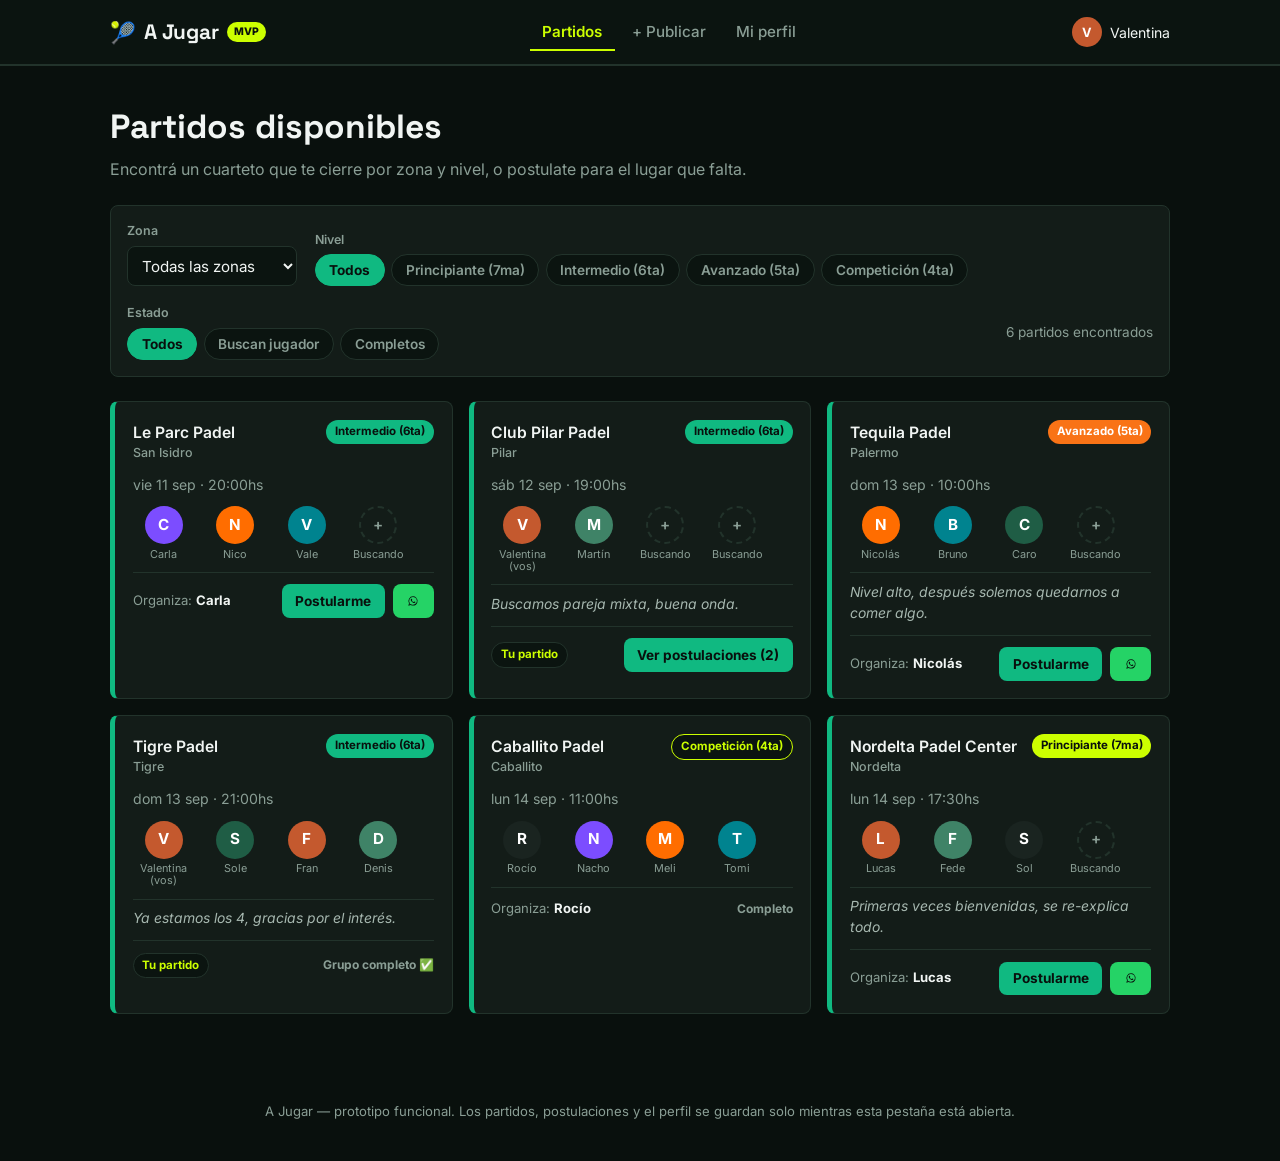
<file: experimentominimo/index.html>
<!DOCTYPE html>
<html lang="es">
<head>
<meta charset="UTF-8">
<meta name="viewport" content="width=device-width, initial-scale=1.0">
<title>A Jugar — Encontrá tu cuarto jugador</title>
<link rel="preconnect" href="https://fonts.googleapis.com">
<link rel="preconnect" href="https://fonts.gstatic.com" crossorigin>
<link href="https://fonts.googleapis.com/css2?family=Space+Grotesk:wght@500;600;700&family=Inter:wght@400;500;600;700&display=swap" rel="stylesheet">
<style>
  :root{
    --sand:#09100D;
    --turf:#10B981;
    --turf-light:#059669;
    --lime:#CCFF00;
    --clay:#F97316;
    --ink:#F1F5F3;
    --white:#131C18;
    --line:#22332B;
    --danger:#EF4444;
    --subtle:#8A9E95;
    --radius:8px;
    --maxw:1100px;
  }
  *{box-sizing:border-box;}
  html{scroll-behavior:smooth;}
  body{margin:0; background:var(--sand); color:var(--ink); font-family:'Inter',system-ui,sans-serif; font-size:16px; line-height:1.5;}
  h1,h2,h3,.logo-text{font-family:'Space Grotesk',sans-serif;}
  a{color:inherit; text-decoration:none;}
  button{font-family:inherit;}
  :focus-visible{outline:3px solid var(--lime); outline-offset:2px;}

  /* ---------- navbar ---------- */
  .navbar{position:sticky; top:0; z-index:50; background:#0B1410; color:var(--ink); border-bottom:2px solid var(--line); backdrop-filter:blur(10px);}
  .nav-inner{max-width:var(--maxw); margin:0 auto; padding:0.85rem 1.25rem; display:flex; align-items:center; justify-content:space-between; gap:1rem; flex-wrap:wrap;}
  .nav-logo{display:flex; align-items:center; gap:0.5rem;}
  .logo-icon{font-size:1.3rem;}
  .logo-text{font-weight:700; font-size:1.3rem; letter-spacing:-0.01em; color:var(--ink);}
  .logo-badge{font-size:0.65rem; font-weight:800; background:var(--lime); color:#09100D; padding:0.15rem 0.45rem; border-radius:100px;}
  .nav-tabs{display:flex; gap:0.25rem;}
  .nav-tab{background:none; border:none; color:var(--subtle); font-size:0.95rem; font-weight:500; padding:0.5rem 0.8rem; cursor:pointer; border-bottom:2px solid transparent; transition:all 0.15s ease;}
  .nav-tab:hover{color:var(--ink);}
  .nav-tab.active{color:var(--lime); border-bottom-color:var(--lime); font-weight:600;}
  .nav-user{display:flex; align-items:center; gap:0.5rem; font-size:0.88rem; color:var(--ink);}

  .avatar-circle{width:38px; height:38px; border-radius:50%; display:flex; align-items:center; justify-content:center; font-weight:700; font-size:0.95rem; color:#fff; flex:none;}
  .avatar-circle.sm{width:30px; height:30px; font-size:0.8rem;}
  .avatar-circle.lg{width:64px; height:64px; font-size:1.6rem;}
  .avatar-circle.vacio{background:transparent; border:2px dashed var(--line); color:var(--subtle); font-weight:600;}

  /* ---------- layout ---------- */
  main{max-width:var(--maxw); margin:0 auto; padding:0 1.25rem 4rem;}
  .view{display:none;}
  .view.active{display:block;}
  .section-header{display:flex; justify-content:space-between; align-items:flex-end; gap:1rem; flex-wrap:wrap; padding-top:2.25rem;}
  .section-title{font-size:clamp(1.5rem,3.4vw,2.1rem); margin:0 0 0.3rem; font-weight:700; color:var(--ink);}
  .section-sub{margin:0; color:var(--subtle);}

  /* ---------- filters ---------- */
  .filters{display:flex; gap:1.1rem; flex-wrap:wrap; align-items:flex-end; margin:1.5rem 0 0.5rem; padding:1rem; background:var(--white); border:1px solid var(--line); border-radius:var(--radius);}
  .field{display:flex; flex-direction:column; gap:0.3rem;}
  .field label{font-size:0.78rem; font-weight:600; color:var(--subtle);}
  select, input, textarea{font-family:inherit; font-size:0.95rem; padding:0.55rem 0.65rem; border:1px solid var(--line); border-radius:var(--radius); background:#0B1410; color:var(--ink);}
  select option{background:#0B1410; color:var(--ink);}
  select{min-width:170px;}
  textarea{resize:vertical; min-height:70px;}
  .chip-group{display:flex; gap:0.4rem; flex-wrap:wrap;}
  .chip{background:#0B1410; border:1px solid var(--line); border-radius:100px; padding:0.45rem 0.85rem; font-size:0.85rem; font-weight:600; color:var(--subtle); cursor:pointer; transition:all 0.15s ease;}
  .chip:hover{border-color:var(--turf); color:var(--ink);}
  .chip.active{background:var(--turf); border-color:var(--turf); color:#09100D; font-weight:700;}
  .filters .count{margin-left:auto; align-self:center; font-size:0.85rem; color:var(--subtle);}

  /* ---------- match grid ---------- */
  .cards-grid{display:grid; grid-template-columns:repeat(auto-fill,minmax(300px,1fr)); gap:1rem; margin-top:1.5rem;}
  .card{background:var(--white); border:1px solid var(--line); border-left:5px solid var(--turf); border-radius:var(--radius); padding:1.1rem; display:flex; flex-direction:column; gap:0.7rem; transition:transform 0.15s ease, box-shadow 0.15s ease; cursor:pointer;}
  .card:hover{transform:translateY(-2px); box-shadow:0 8px 24px rgba(0,0,0,0.4), 0 0 15px rgba(16,185,129,0.15);}
  .card.nuevo{animation:resaltar 1.8s ease-out;}
  @keyframes resaltar{0%{box-shadow:0 0 0 3px var(--lime);} 100%{box-shadow:0 0 0 0 rgba(0,0,0,0);}}
  .card-top{display:flex; justify-content:space-between; align-items:flex-start; gap:0.5rem;}
  .card-top .lugar{font-weight:600; font-size:0.98rem; color:var(--ink);}
  .card-top .zona{display:block; font-size:0.78rem; color:var(--subtle); font-weight:500;}
  .badge{font-size:0.72rem; font-weight:700; padding:0.22rem 0.55rem; border-radius:100px; white-space:nowrap;}
  .badge.nivel-7ma{background:var(--lime); color:#09100D;}
  .badge.nivel-6ta{background:var(--turf); color:#09100D;}
  .badge.nivel-5ta{background:var(--clay); color:#fff;}
  .badge.nivel-4ta{background:#0B1410; color:var(--lime); border:1px solid var(--lime);}
  .badge-verificado{font-size:0.68rem; font-weight:700; color:var(--lime); background:#0B1410; border:1px solid var(--line); padding:0.18rem 0.5rem; border-radius:100px;}
  .card .fecha{font-size:0.88rem; color:var(--subtle);}
  .avatares{display:flex; gap:0.6rem; flex-wrap:wrap;}
  .avatar-slot{display:flex; flex-direction:column; align-items:center; gap:0.3rem; width:62px;}
  .avatar-slot span{font-size:0.68rem; text-align:center; color:var(--subtle); line-height:1.1;}
  .card .nota{font-size:0.87rem; color:#A7B8B0; font-style:italic; border-top:1px solid var(--line); padding-top:0.55rem; margin:0;}
  .card-footer{display:flex; justify-content:space-between; align-items:center; gap:0.6rem; flex-wrap:wrap; border-top:1px solid var(--line); padding-top:0.7rem;}
  .organiza{font-size:0.82rem; color:var(--subtle);}
  .organiza strong{color:var(--ink);}
  .pill-tuyo{font-size:0.72rem; font-weight:700; background:#0B1410; border:1px solid var(--line); color:var(--lime); padding:0.2rem 0.55rem; border-radius:100px;}
  .pill-completo{font-size:0.75rem; font-weight:700; color:var(--subtle);}
  .pill-postulado{font-size:0.75rem; font-weight:700; color:var(--lime);}
  .acciones{display:flex; gap:0.5rem; flex-wrap:wrap;}

  .btn{border:none; border-radius:var(--radius); font-weight:700; font-size:0.85rem; padding:0.55rem 0.85rem; cursor:pointer; transition:all 0.15s ease; display:inline-flex; align-items:center; gap:0.4rem;}
  .btn-primary{background:var(--turf); color:#09100D;}
  .btn-primary:hover{background:var(--lime); color:#09100D;}
  .btn-outline{background:#0B1410; color:var(--ink); border:1px solid var(--line);}
  .btn-outline:hover{border-color:var(--turf); color:var(--lime);}
  .btn-wa{background:#25D366; color:#09100D;}
  .btn-wa:hover{background:#20bd5a;}
  .btn-wa svg{width:14px; height:14px; fill:currentColor;}
  .btn-danger{background:none; color:var(--danger); border:1px solid var(--danger);}
  .btn-danger:hover{background:var(--danger); color:#fff;}
  .btn-full{width:100%; justify-content:center;}
  .btn[disabled]{opacity:0.55; cursor:not-allowed;}

  .empty-state{grid-column:1/-1; text-align:center; padding:2.5rem 1rem; color:var(--subtle); border:1px dashed var(--line); border-radius:var(--radius); background:var(--white);}
  .empty-state .btn{margin-top:0.75rem;}

  /* ---------- forms ---------- */
  .form-wrap{max-width:640px;}
  form{display:flex; flex-direction:column; gap:1.1rem; background:var(--white); border:1px solid var(--line); border-radius:var(--radius); padding:1.5rem; margin-top:1.5rem;}
  .row2{display:grid; grid-template-columns:1fr 1fr; gap:1rem;}
  .field.full{width:100%;}
  .hint{font-size:0.8rem; color:var(--subtle); margin-top:-0.6rem;}
  .nivel-picker{display:flex; flex-wrap:wrap; gap:0.5rem;}
  .nivel-picker input{display:none;}
  .nivel-picker label{padding:0.5rem 0.85rem; border:1px solid var(--line); border-radius:100px; font-size:0.85rem; font-weight:600; cursor:pointer; color:var(--subtle); background:#0B1410; transition:all 0.15s ease;}
  .nivel-picker input:checked + label{background:var(--turf); border-color:var(--turf); color:#09100D; font-weight:700;}
  #amigos-inputs{display:flex; flex-direction:column; gap:0.6rem;}

  /* ---------- detalle partido ---------- */
  .back-bar{padding-top:1.5rem;}
  .btn-back{background:none; border:none; color:var(--lime); font-weight:600; font-size:0.9rem; cursor:pointer; padding:0.3rem 0;}
  .detalle-card{max-width:720px; margin-top:1rem;}
  .detalle-top{display:flex; justify-content:space-between; align-items:flex-start; gap:1rem; flex-wrap:wrap;}
  .detalle-top .lugar{font-size:1.4rem; font-weight:700; font-family:'Space Grotesk',sans-serif; color:var(--ink);}
  .detalle-top .fecha{color:var(--subtle); margin-top:0.15rem;}
  .meta-chips{display:flex; gap:0.5rem; flex-wrap:wrap; margin:1rem 0;}
  .meta-chip{background:#0B1410; border:1px solid var(--line); border-radius:100px; padding:0.4rem 0.8rem; font-size:0.82rem; color:var(--subtle);}
  .detalle-desc{background:var(--white); border:1px solid var(--line); border-radius:var(--radius); padding:0.9rem; font-style:italic; color:#A7B8B0; margin-bottom:1.25rem;}
  .subtitulo{font-size:0.95rem; font-weight:700; margin:1.25rem 0 0.6rem; color:var(--ink);}
  .jugador-row{display:flex; align-items:center; gap:0.75rem; background:var(--white); border:1px solid var(--line); border-radius:var(--radius); padding:0.7rem 0.9rem; margin-bottom:0.55rem; flex-wrap:wrap;}
  .jugador-row.vacio{border-style:dashed;}
  .jugador-info{flex:1; min-width:140px;}
  .jugador-nombre{font-weight:600; font-size:0.92rem; color:var(--ink);}
  .jugador-stats{font-size:0.78rem; color:var(--subtle);}
  .detalle-cta{display:flex; gap:0.6rem; flex-wrap:wrap; margin-top:1.25rem;}
  .banner-info{background:#0B1410; border:1px solid var(--line); border-radius:var(--radius); padding:0.8rem 1rem; font-size:0.88rem; color:var(--lime); font-weight:600; width:100%;}

  /* ---------- perfil ---------- */
  .profile-panel{max-width:640px; margin-top:1.5rem; background:var(--white); border:1px solid var(--line); border-left:5px solid var(--lime); border-radius:var(--radius); padding:1.4rem;}
  .profile-head{display:flex; gap:1rem; align-items:center; margin-bottom:1.1rem; flex-wrap:wrap;}
  .profile-head .nombre{font-family:'Space Grotesk',sans-serif; font-size:1.3rem; font-weight:700; color:var(--ink);}
  .profile-head .meta{display:flex; gap:0.5rem; align-items:center; flex-wrap:wrap; margin-top:0.35rem; font-size:0.85rem; color:var(--subtle);}
  .profile-bio{color:#A7B8B0; font-size:0.92rem; margin-bottom:1.1rem;}
  .stats-row{display:grid; grid-template-columns:repeat(3,1fr); gap:0.7rem; margin-bottom:1.1rem;}
  .stat-box{background:#0B1410; border:1px solid var(--line); border-radius:var(--radius); padding:0.8rem; text-align:center;}
  .stat-val{font-family:'Space Grotesk',sans-serif; font-size:1.3rem; font-weight:700; color:var(--lime);}
  .stat-lbl{font-size:0.72rem; color:var(--subtle); margin-top:0.15rem;}
  .video-placeholder{border:2px dashed var(--line); border-radius:var(--radius); padding:1rem; text-align:center; color:var(--subtle); font-size:0.85rem; cursor:pointer; margin-bottom:1.1rem; transition:border-color 0.15s ease;}
  .video-placeholder:hover{border-color:var(--lime); color:var(--lime);}
  .video-placeholder .icon{font-size:1.4rem; display:block; margin-bottom:0.3rem;}
  .calificaciones{margin-bottom:1.1rem;}
  .calificacion-row{display:flex; justify-content:space-between; align-items:center; padding:0.4rem 0; border-bottom:1px solid var(--line); font-size:0.88rem; color:var(--ink);}
  .calificacion-row:last-child{border-bottom:none;}
  .stars{color:var(--lime); letter-spacing:1px;}
  .historial-row{display:flex; justify-content:space-between; align-items:center; padding:0.45rem 0; border-bottom:1px solid var(--line); font-size:0.85rem; gap:0.5rem; flex-wrap:wrap; color:var(--ink);}
  .historial-row:last-child{border-bottom:none;}
  .historial-fecha{color:var(--subtle);}
  .historial-asistio{color:var(--lime); font-weight:600; font-size:0.78rem;}
  .historial-no{color:var(--danger); font-weight:600; font-size:0.78rem;}

  /* ---------- modal ---------- */
  .modal-overlay{display:none; position:fixed; inset:0; background:rgba(0,0,0,0.75); z-index:100; align-items:center; justify-content:center; padding:1rem; backdrop-filter:blur(4px);}
  .modal-overlay.show{display:flex;}
  .modal-card{background:var(--white); border:1px solid var(--line); border-radius:var(--radius); padding:1.5rem; max-width:460px; width:100%; max-height:85vh; overflow-y:auto; color:var(--ink);}
  .modal-card h3{margin:0 0 0.3rem; font-size:1.25rem; color:var(--ink);}
  .modal-card .modal-sub{margin:0 0 1rem; color:var(--subtle); font-size:0.9rem;}
  .modal-close-row{display:flex; justify-content:flex-end; margin-top:1rem; gap:0.5rem; flex-wrap:wrap;}
  .postulante-item{border:1px solid var(--line); background:#0B1410; border-radius:var(--radius); padding:0.9rem; margin-bottom:0.8rem; display:flex; flex-direction:column; gap:0.5rem;}
  .postulante-top{display:flex; justify-content:space-between; align-items:center; gap:0.5rem;}
  .postulante-mensaje{font-size:0.88rem; font-style:italic; color:#A7B8B0;}

  /* ---------- toast ---------- */
  .toast{position:fixed; bottom:1.5rem; left:50%; transform:translateX(-50%) translateY(20px); background:var(--lime); color:#09100D; padding:0.75rem 1.2rem; border-radius:100px; font-size:0.88rem; font-weight:800; opacity:0; pointer-events:none; transition:all 0.25s ease; z-index:200;}
  .toast.show{opacity:1; transform:translateX(-50%) translateY(0);}

  footer{text-align:center; padding:1.5rem 1.25rem 2.5rem; color:var(--subtle); font-size:0.82rem;}

  @media (max-width:640px){
    .row2{grid-template-columns:1fr;}
    .filters .count{margin-left:0; width:100%;}
    .stats-row{grid-template-columns:1fr 1fr;}
  }
  @media (prefers-reduced-motion: reduce){*{animation-duration:0.01ms !important; transition-duration:0.01ms !important;}}
</style>
</head>
<body>

<nav class="navbar">
  <div class="nav-inner">
    <div class="nav-logo">
      <span class="logo-icon">🎾</span>
      <span class="logo-text">A Jugar</span>
      <span class="logo-badge">MVP</span>
    </div>
    <div class="nav-tabs">
      <button class="nav-tab active" data-view="partidos">Partidos</button>
      <button class="nav-tab" data-view="publicar">+ Publicar</button>
      <button class="nav-tab" data-view="perfil">Mi perfil</button>
    </div>
    <div class="nav-user">
      <div class="avatar-circle sm" id="nav-avatar" style="background:var(--turf-light)">V</div>
      <span id="nav-username">Valentina</span>
    </div>
  </div>
</nav>

<main>

  <!-- ===================== PARTIDOS ===================== -->
  <section class="view active" id="view-partidos">
    <div class="section-header">
      <div>
        <h1 class="section-title">Partidos disponibles</h1>
        <p class="section-sub">Encontrá un cuarteto que te cierre por zona y nivel, o postulate para el lugar que falta.</p>
      </div>
    </div>

    <div class="filters">
      <div class="field"><label for="filtro-zona">Zona</label><select id="filtro-zona"></select></div>
      <div class="field"><label>Nivel</label><div class="chip-group" id="filtro-nivel"></div></div>
      <div class="field">
        <label>Estado</label>
        <div class="chip-group" id="filtro-estado">
          <button class="chip active" data-estado="">Todos</button>
          <button class="chip" data-estado="abierto">Buscan jugador</button>
          <button class="chip" data-estado="completo">Completos</button>
        </div>
      </div>
      <span class="count" id="contador"></span>
    </div>

    <div class="cards-grid" id="grid-partidos"></div>
  </section>

  <!-- ===================== DETALLE ===================== -->
  <section class="view" id="view-detalle">
    <div class="back-bar"><button class="btn-back" id="btn-volver">&larr; Volver a partidos</button></div>
    <div id="detalle-content"></div>
  </section>

  <!-- ===================== PUBLICAR ===================== -->
  <section class="view" id="view-publicar">
    <div class="section-header">
      <div>
        <h1 class="section-title">Publicar partido</h1>
        <p class="section-sub">Completá los datos y encontrá los jugadores que te faltan para el cuarteto.</p>
      </div>
    </div>
    <div class="form-wrap">
      <form id="form-publicar">
        <div class="row2">
          <div class="field"><label for="pu-lugar">Lugar o club</label><input id="pu-lugar" type="text" placeholder="Ej: Club Náutico, Palermo" required></div>
          <div class="field"><label for="pu-zona">Zona</label><select id="pu-zona" required></select></div>
        </div>
        <div class="row2">
          <div class="field"><label for="pu-fecha">Fecha</label><input id="pu-fecha" type="date" required></div>
          <div class="field"><label for="pu-hora">Hora</label><input id="pu-hora" type="time" required></div>
        </div>
        <div class="field full"><label>Nivel del grupo</label><div class="nivel-picker" id="pu-nivel-picker"></div></div>
        <div class="field full">
          <label for="pu-cupos">Jugadores que ya tenés confirmados (contándote a vos)</label>
          <select id="pu-cupos">
            <option value="1">Vos solo/a — buscás 3</option>
            <option value="2">Vos + 1 amigo/a — buscás 2</option>
            <option value="3" selected>Vos + 2 amigos/as — buscás 1</option>
          </select>
        </div>
        <div class="field full" id="amigos-wrap"><label>Nombre de tus compañeros ya confirmados</label><div id="amigos-inputs"></div></div>
        <div class="field full"><label for="pu-desc">Descripción (opcional)</label><textarea id="pu-desc" placeholder="Ej: Jugamos 1h30, somos buena onda, después quedamos a tomar algo."></textarea></div>
        <div class="field full"><label for="pu-whatsapp">Tu WhatsApp (para coordinar una vez armado el equipo)</label><input id="pu-whatsapp" type="tel" placeholder="Ej: 5491133445566" required></div>
        <p class="hint">Código de país + área + número, sin espacios ni el "+". Ej: Argentina 54 9 11 xxxxxxx.</p>
        <button type="submit" class="btn btn-primary btn-full">Publicar partido</button>
      </form>
    </div>
  </section>

  <!-- ===================== PERFIL ===================== -->
  <section class="view" id="view-perfil">
    <div class="section-header">
      <div>
        <h1 class="section-title">Mi perfil</h1>
        <p class="section-sub">Tu carta de presentación ante los organizadores cuando te postulás.</p>
      </div>
    </div>
    <div class="form-wrap">
      <form id="form-perfil">
        <div class="row2">
          <div class="field"><label for="pe-nombre">Nombre</label><input id="pe-nombre" type="text" required></div>
          <div class="field"><label for="pe-zona">Tu zona habitual</label><select id="pe-zona" required></select></div>
        </div>
        <div class="field full"><label>Tu nivel</label><div class="nivel-picker" id="pe-nivel-picker"></div></div>
        <div class="field full"><label for="pe-whatsapp">Tu WhatsApp</label><input id="pe-whatsapp" type="tel" required></div>
        <div class="field full"><label for="pe-bio">Contá algo de vos como jugador/a</label><textarea id="pe-bio" maxlength="200"></textarea></div>
        <button type="submit" class="btn btn-primary btn-full">Guardar perfil</button>
      </form>
    </div>
    <div class="profile-panel" id="profile-panel"></div>
  </section>

</main>

<footer>A Jugar — prototipo funcional. Los partidos, postulaciones y el perfil se guardan solo mientras esta pestaña está abierta.</footer>

<div class="toast" id="toast"></div>
<div class="modal-overlay" id="modal-overlay"><div class="modal-card" id="modal-card"></div></div>

<script>
(function(){

  var ZONAS = ["Pilar","Palermo","Nordelta","San Isidro","Belgrano","Tigre","La Plata","Caballito","Villa Urquiza","Vicente López"];

  var NIVELES = [
    {id:"7ma", label:"Principiante (7ma)"},
    {id:"6ta", label:"Intermedio (6ta)"},
    {id:"5ta", label:"Avanzado (5ta)"},
    {id:"4ta", label:"Competición (4ta)"}
  ];

  var COLORES = ["#1F5D45","#C4592E","#3F8367","#1A2420","#7c4dff","#ff6d00","#00838f"];

  // ---------- registro de jugadores (id -> datos base) ----------
  var JUGADORES = {
    1:{nombre:"Valentina", zona:"Pilar", nivel:"6ta", whatsapp:"5491133445566", bio:"Juego hace 2 años, prefiero el revés, disponible tardes entre semana."},
    2:{nombre:"Martín", zona:"Pilar", nivel:"6ta", whatsapp:"5491100000002"},
    3:{nombre:"Julia", zona:"Pilar", nivel:"6ta", whatsapp:"5491100011122"},
    4:{nombre:"Ezequiel", zona:"Nordelta", nivel:"7ma", whatsapp:"5491100022233"},
    5:{nombre:"Nicolás", zona:"Palermo", nivel:"5ta", whatsapp:"5491144556677"},
    6:{nombre:"Bruno", zona:"Palermo", nivel:"5ta", whatsapp:"5491100000006"},
    7:{nombre:"Caro", zona:"Palermo", nivel:"5ta", whatsapp:"5491100000007"},
    8:{nombre:"Lucas", zona:"Nordelta", nivel:"7ma", whatsapp:"5491122334455"},
    9:{nombre:"Fede", zona:"Nordelta", nivel:"7ma", whatsapp:"5491100000009"},
    10:{nombre:"Sol", zona:"Nordelta", nivel:"7ma", whatsapp:"5491100000010"},
    11:{nombre:"Carla", zona:"San Isidro", nivel:"6ta", whatsapp:"5491155667788"},
    12:{nombre:"Nico", zona:"San Isidro", nivel:"6ta", whatsapp:"5491100000012"},
    13:{nombre:"Vale", zona:"San Isidro", nivel:"5ta", whatsapp:"5491100000013"},
    14:{nombre:"Sole", zona:"Tigre", nivel:"6ta", whatsapp:"5491100000014"},
    15:{nombre:"Fran", zona:"Tigre", nivel:"6ta", whatsapp:"5491100000015"},
    16:{nombre:"Denis", zona:"Tigre", nivel:"6ta", whatsapp:"5491100000016"},
    17:{nombre:"Rocío", zona:"Caballito", nivel:"4ta", whatsapp:"5491199001122"},
    18:{nombre:"Nacho", zona:"Caballito", nivel:"4ta", whatsapp:"5491100000018"},
    19:{nombre:"Meli", zona:"Caballito", nivel:"4ta", whatsapp:"5491100000019"},
    20:{nombre:"Tomi", zona:"Caballito", nivel:"4ta", whatsapp:"5491100000020"}
  };
  var nextJugadorId = 21;

  var partidos = [
    {id:1, zona:"Palermo", lugar:"Tequila Padel", fecha:"2026-09-13", hora:"10:00", nivel:"5ta",
      descripcion:"Nivel alto, después solemos quedarnos a comer algo.",
      organizadorId:5, jugadoresIds:[5,6,7], maxJugadores:4, postulaciones:[], yaPostulado:false},

    {id:2, zona:"Pilar", lugar:"Club Pilar Padel", fecha:"2026-09-12", hora:"19:00", nivel:"6ta",
      descripcion:"Buscamos pareja mixta, buena onda.",
      organizadorId:1, jugadoresIds:[1,2], maxJugadores:4,
      postulaciones:[
        {jugadorId:3, mensaje:"¡Hola! Justo ando buscando partido para ese horario, juego hace 3 años."},
        {jugadorId:4, mensaje:"Recién arranco pero tengo muchas ganas de sumar partidos, ¿les sirve?"}
      ], yaPostulado:false},

    {id:3, zona:"Nordelta", lugar:"Nordelta Padel Center", fecha:"2026-09-14", hora:"17:30", nivel:"7ma",
      descripcion:"Primeras veces bienvenidas, se re-explica todo.",
      organizadorId:8, jugadoresIds:[8,9,10], maxJugadores:4, postulaciones:[], yaPostulado:false},

    {id:4, zona:"San Isidro", lugar:"Le Parc Padel", fecha:"2026-09-11", hora:"20:00", nivel:"6ta",
      descripcion:"",
      organizadorId:11, jugadoresIds:[11,12,13], maxJugadores:4, postulaciones:[], yaPostulado:false},

    {id:5, zona:"Tigre", lugar:"Tigre Padel", fecha:"2026-09-13", hora:"21:00", nivel:"6ta",
      descripcion:"Ya estamos los 4, gracias por el interés.",
      organizadorId:1, jugadoresIds:[1,14,15,16], maxJugadores:4, postulaciones:[], yaPostulado:false},

    {id:6, zona:"Caballito", lugar:"Caballito Padel", fecha:"2026-09-14", hora:"11:00", nivel:"4ta",
      descripcion:"",
      organizadorId:17, jugadoresIds:[17,18,19,20], maxJugadores:4, postulaciones:[], yaPostulado:false}
  ];
  var nextPartidoId = 7;
  var ultimoAgregadoId = null;
  var vistaAnterior = "partidos";

  // ---------- helpers ----------
  function nivelLabel(id){ var n = NIVELES.filter(function(x){return x.id===id;})[0]; return n ? n.label : id; }
  function inicial(nombre){ return (nombre||"?").trim().charAt(0).toUpperCase(); }
  function colorFor(id){ return COLORES[id % COLORES.length]; }
  function cuposLibres(m){ return m.maxJugadores - m.jugadoresIds.length; }
  function esTuyo(m){ return m.organizadorId === 1; }

  function estrellas(n){
    var llenas = ""; for(var i=0;i<n;i++) llenas += "★";
    var vacias = ""; for(var j=0;j<(5-n);j++) vacias += "☆";
    return llenas + vacias;
  }

  // stats generadas de forma determinística por id (simulan un historial real sin tener que escribirlo a mano)
  var LUGARES_HIST = ["Club Náutico","Cenard","Club Atlético","River Paddle","Belgrano Paddle","Urquiza Paddle"];
  var MESES_HIST = ["ene","feb","mar","abr","may","jun","jul","ago","sep","oct","nov","dic"];
  function clampStars(n){ return Math.max(3, Math.min(5, n)); }
  function generarStats(id){
    var asistencia = 78 + (id*7) % 22;
    var partidosJugados = 6 + (id*13) % 56;
    var base = 3 + (id % 3);
    var calificaciones = [
      {label:"Estilo de juego", stars: clampStars(base)},
      {label:"Puntualidad", stars: clampStars(base + (id % 2))},
      {label:"Fair play", stars: clampStars(base + ((id+1) % 2))}
    ];
    var historial = [];
    for(var i=0;i<3;i++){
      var diaBase = 28 - i*7 - (id % 4);
      historial.push({
        lugar: LUGARES_HIST[(id+i) % LUGARES_HIST.length],
        fecha: (diaBase > 0 ? diaBase : diaBase + 28) + " " + MESES_HIST[(8 - i + 12) % 12],
        asistio: (id + i) % 5 !== 0
      });
    }
    var rating = (calificaciones.reduce(function(a,c){return a+c.stars;},0) / calificaciones.length);
    return {asistencia:asistencia, partidosJugados:partidosJugados, calificaciones:calificaciones, historial:historial, rating:rating, verificado: asistencia >= 90};
  }

  function getJugador(id){
    var base = JUGADORES[id] || {nombre:"Jugador", zona:"", nivel:"6ta"};
    var stats = generarStats(id);
    return Object.assign({id:id}, base, stats);
  }

  function fechaLegible(iso, hora){
    var d = new Date(iso + "T" + hora);
    var dias = ["dom","lun","mar","mié","jue","vie","sáb"];
    var meses = ["ene","feb","mar","abr","may","jun","jul","ago","sep","oct","nov","dic"];
    return dias[d.getDay()] + " " + d.getDate() + " " + meses[d.getMonth()] + " · " + hora + "hs";
  }

  function waLink(numero, mensaje){
    var limpio = (numero||"").replace(/[^0-9]/g,"");
    return "https://wa.me/" + limpio + "?text=" + encodeURIComponent(mensaje);
  }
  function waLinkGenerico(mensaje){
    return "https://api.whatsapp.com/send?text=" + encodeURIComponent(mensaje);
  }
  var waIcon = '<svg viewBox="0 0 24 24"><path d="M17.6 6.32A7.85 7.85 0 0 0 12.05 4a7.94 7.94 0 0 0-6.9 11.9L4 20l4.2-1.1a7.9 7.9 0 0 0 3.85 1h0a7.94 7.94 0 0 0 5.55-13.58ZM12.05 18.4h0a6.55 6.55 0 0 1-3.35-.92l-.24-.14-2.5.66.67-2.43-.16-.25a6.6 6.6 0 1 1 5.58 3.08Zm3.6-4.94c-.2-.1-1.17-.58-1.35-.64s-.31-.1-.44.1-.51.64-.62.77-.23.15-.42.05a5.4 5.4 0 0 1-1.6-.98 6 6 0 0 1-1.1-1.37c-.12-.2 0-.3.09-.4s.2-.23.29-.35a1.3 1.3 0 0 0 .2-.33.37.37 0 0 0 0-.35c0-.1-.44-1.06-.6-1.45s-.32-.33-.44-.33h-.38a.72.72 0 0 0-.52.24 2.2 2.2 0 0 0-.68 1.63 3.8 3.8 0 0 0 .8 2.02 8.7 8.7 0 0 0 3.33 2.94c.46.2.82.32 1.1.4.46.15.88.13 1.21.08a2.03 2.03 0 0 0 1.33-.94 1.65 1.65 0 0 0 .11-.94c-.05-.09-.18-.14-.38-.24Z"/></svg>';

  // ---------- selects / chips ----------
  function fillZonaSelect(select, incluirTodas){
    select.innerHTML = "";
    if(incluirTodas){ var o0=document.createElement("option"); o0.value=""; o0.textContent="Todas las zonas"; select.appendChild(o0); }
    ZONAS.forEach(function(z){ var o=document.createElement("option"); o.value=z; o.textContent=z; select.appendChild(o); });
  }
  function buildNivelChips(container){
    container.innerHTML = '<button class="chip active" data-nivel="">Todos</button>';
    NIVELES.forEach(function(n){ var b=document.createElement("button"); b.className="chip"; b.dataset.nivel=n.id; b.textContent=n.label; container.appendChild(b); });
  }
  function buildNivelPicker(container, name, preselect){
    container.innerHTML = "";
    NIVELES.forEach(function(n){
      var id = name+"-"+n.id;
      var input = document.createElement("input");
      input.type="radio"; input.name=name; input.id=id; input.value=n.id;
      if(n.id===preselect) input.checked = true;
      var label = document.createElement("label");
      label.setAttribute("for", id); label.textContent = n.label;
      container.appendChild(input); container.appendChild(label);
    });
  }

  var filtroZona = document.getElementById("filtro-zona");
  var filtroNivelEl = document.getElementById("filtro-nivel");
  var filtroEstadoEl = document.getElementById("filtro-estado");
  var estadoActivo = "";

  fillZonaSelect(filtroZona, true);
  buildNivelChips(filtroNivelEl);
  fillZonaSelect(document.getElementById("pu-zona"), false);
  fillZonaSelect(document.getElementById("pe-zona"), false);
  buildNivelPicker(document.getElementById("pu-nivel-picker"), "pu-nivel", "6ta");
  buildNivelPicker(document.getElementById("pe-nivel-picker"), "pe-nivel", JUGADORES[1].nivel);

  filtroZona.addEventListener("change", renderGrid);
  filtroNivelEl.addEventListener("click", function(e){
    var b = e.target.closest(".chip"); if(!b) return;
    Array.prototype.forEach.call(filtroNivelEl.children, function(c){c.classList.remove("active");});
    b.classList.add("active"); renderGrid();
  });
  filtroEstadoEl.addEventListener("click", function(e){
    var b = e.target.closest(".chip"); if(!b) return;
    Array.prototype.forEach.call(filtroEstadoEl.children, function(c){c.classList.remove("active");});
    b.classList.add("active"); estadoActivo = b.dataset.estado; renderGrid();
  });

  // ---------- render grid ----------
  function renderGrid(){
    var grid = document.getElementById("grid-partidos");
    var zona = filtroZona.value;
    var nivelBtn = filtroNivelEl.querySelector(".chip.active");
    var nivel = nivelBtn ? nivelBtn.dataset.nivel : "";

    var lista = partidos.filter(function(p){
      var pasaZona = (zona==="" || p.zona===zona);
      var pasaNivel = (nivel==="" || p.nivel===nivel);
      var libres = cuposLibres(p);
      var pasaEstado = (estadoActivo==="" || (estadoActivo==="abierto" && libres>0) || (estadoActivo==="completo" && libres===0));
      return pasaZona && pasaNivel && pasaEstado;
    });
    lista.sort(function(a,b){ return (a.fecha+a.hora).localeCompare(b.fecha+b.hora); });

    document.getElementById("contador").textContent = lista.length + (lista.length===1 ? " partido encontrado" : " partidos encontrados");
    grid.innerHTML = "";

    if(lista.length===0){
      grid.innerHTML = '<div class="empty-state">No hay partidos con este filtro por ahora.<br>Probá otra zona, nivel o estado, o publicá el tuyo.' +
        '<br><button type="button" class="btn btn-primary" id="btn-ir-publicar">Publicar un partido</button></div>';
      document.getElementById("btn-ir-publicar").addEventListener("click", function(){ switchView("publicar"); });
      return;
    }

    lista.forEach(function(p){
      var card = document.createElement("article");
      card.className = "card" + (p.id===ultimoAgregadoId ? " nuevo" : "");
      card.dataset.id = p.id;

      var libres = cuposLibres(p);
      var avataresHtml = "";
      for(var i=0;i<p.maxJugadores;i++){
        if(p.jugadoresIds[i] !== undefined){
          var j = getJugador(p.jugadoresIds[i]);
          avataresHtml += '<div class="avatar-slot"><div class="avatar-circle" style="background:'+colorFor(j.id)+'">'+inicial(j.nombre)+'</div><span>'+j.nombre+(j.id===1?" (vos)":"")+'</span></div>';
        } else {
          avataresHtml += '<div class="avatar-slot"><div class="avatar-circle vacio">+</div><span>Buscando</span></div>';
        }
      }

      var org = getJugador(p.organizadorId);
      var mensajeWa = "Hola "+org.nombre+"! Vi tu partido de pádel en "+p.zona+" ("+fechaLegible(p.fecha,p.hora)+") en A Jugar.";

      var footerLeft = esTuyo(p) ? '<span class="pill-tuyo">Tu partido</span>' : '<span class="organiza">Organiza: <strong>'+org.nombre+'</strong></span>';

      var footerRight = "";
      if(esTuyo(p)){
        footerRight = libres>0
          ? '<div class="acciones"><button class="btn btn-primary" data-action="ver-postulaciones" data-id="'+p.id+'">Ver postulaciones ('+p.postulaciones.length+')</button></div>'
          : '<span class="pill-completo">Grupo completo ✅</span>';
      } else if(libres>0){
        footerRight = p.yaPostulado
          ? '<span class="pill-postulado">Ya te postulaste ✓</span>'
          : '<div class="acciones"><button class="btn btn-primary" data-action="postularme" data-id="'+p.id+'">Postularme</button>'+
            '<a class="btn btn-wa" data-action="wa" target="_blank" rel="noopener" href="'+waLink(org.whatsapp, mensajeWa)+'">'+waIcon+'</a></div>';
      } else {
        footerRight = '<span class="pill-completo">Completo</span>';
      }

      card.innerHTML =
        '<div class="card-top">'+
          '<div><span class="lugar">'+p.lugar+'</span><span class="zona">'+p.zona+'</span></div>'+
          '<span class="badge nivel-'+p.nivel+'">'+nivelLabel(p.nivel)+'</span>'+
        '</div>'+
        '<div class="fecha">'+fechaLegible(p.fecha,p.hora)+'</div>'+
        '<div class="avatares">'+avataresHtml+'</div>'+
        (p.descripcion ? '<p class="nota">'+p.descripcion+'</p>' : '')+
        '<div class="card-footer">'+footerLeft+footerRight+'</div>';

      grid.appendChild(card);
    });
  }

  document.getElementById("grid-partidos").addEventListener("click", function(e){
    var actionEl = e.target.closest("[data-action]");
    if(actionEl){
      var id = parseInt(actionEl.dataset.id,10);
      if(actionEl.dataset.action==="postularme") abrirModalPostularme(id);
      if(actionEl.dataset.action==="ver-postulaciones") abrirModalPostulaciones(id);
      return;
    }
    var card = e.target.closest(".card");
    if(card) verDetalle(parseInt(card.dataset.id,10));
  });

  // ---------- vista detalle ----------
  function verDetalle(id){
    var m = partidos.filter(function(p){return p.id===id;})[0];
    if(!m) return;
    var libres = cuposLibres(m);
    var org = getJugador(m.organizadorId);

    var jugadoresHtml = "";
    m.jugadoresIds.forEach(function(jid){
      var j = getJugador(jid);
      jugadoresHtml +=
        '<div class="jugador-row">'+
          '<div class="avatar-circle" style="background:'+colorFor(j.id)+'">'+inicial(j.nombre)+'</div>'+
          '<div class="jugador-info"><div class="jugador-nombre">'+j.nombre+(j.id===1?" (vos)":"")+'</div>'+
          '<div class="jugador-stats">'+j.zona+' · '+j.asistencia+'% asistencia · '+j.partidosJugados+' partidos</div></div>'+
          '<span class="badge nivel-'+j.nivel+'">'+nivelLabel(j.nivel)+'</span>'+
          '<button class="btn btn-outline" data-verperfil="'+j.id+'">Ver perfil</button>'+
        '</div>';
    });
    for(var i=0;i<libres;i++){
      jugadoresHtml += '<div class="jugador-row vacio"><div class="avatar-circle vacio">+</div>'+
        '<div class="jugador-info"><div class="jugador-nombre" style="color:#8a9189">Lugar disponible</div></div>'+
        '<span class="pill-postulado">Buscando '+nivelLabel(m.nivel)+'</span></div>';
    }

    var ctaHtml = "";
    if(esTuyo(m)){
      if(m.postulaciones.length>0){
        ctaHtml += '<button class="btn btn-primary" data-action="ver-postulaciones" data-id="'+m.id+'">Revisar postulaciones ('+m.postulaciones.length+')</button>';
      } else if(libres>0){
        ctaHtml += '<div class="banner-info">Todavía no tenés postulaciones. Compartilo para que más gente lo vea.</div>';
      }
    } else if(libres>0){
      ctaHtml += m.yaPostulado
        ? '<div class="banner-info">✓ Ya te postulaste — el organizador va a revisar tu perfil.</div>'
        : '<button class="btn btn-primary" data-action="postularme" data-id="'+m.id+'">Postularme a este partido</button>';
      ctaHtml += '<a class="btn btn-wa" target="_blank" rel="noopener" href="'+waLink(org.whatsapp, "Hola "+org.nombre+"! Vi tu partido en A Jugar.")+'">'+waIcon+' Escribirle al organizador</a>';
    }
    var mensajeCompartir = "🎾 Partido en "+m.lugar+" ("+m.zona+") el "+fechaLegible(m.fecha,m.hora)+". Nivel: "+nivelLabel(m.nivel)+". Falta"+(libres>1?"n ":" ")+libres+" lugar"+(libres>1?"es":"")+". Buscalo en A Jugar.";
    ctaHtml += '<a class="btn btn-outline" target="_blank" rel="noopener" href="'+waLinkGenerico(mensajeCompartir)+'">'+waIcon+' Compartir por WhatsApp</a>';

    document.getElementById("detalle-content").innerHTML =
      '<div class="detalle-card">'+
        '<div class="detalle-top">'+
          '<div><div class="lugar">'+m.lugar+'</div><div class="fecha">'+fechaLegible(m.fecha,m.hora)+'</div></div>'+
          '<span class="badge nivel-'+m.nivel+'">'+nivelLabel(m.nivel)+'</span>'+
        '</div>'+
        '<div class="meta-chips">'+
          '<span class="meta-chip">📍 '+m.zona+'</span>'+
          '<span class="meta-chip">👥 '+m.jugadoresIds.length+'/'+m.maxJugadores+' jugadores</span>'+
          (esTuyo(m) ? '<span class="meta-chip">Tu partido</span>' : '<span class="meta-chip">Organiza: '+org.nombre+'</span>')+
        '</div>'+
        (m.descripcion ? '<div class="detalle-desc">'+m.descripcion+'</div>' : '')+
        '<div class="subtitulo">Jugadores del partido</div>'+
        jugadoresHtml+
        '<div class="detalle-cta">'+ctaHtml+'</div>'+
      '</div>';

    vistaAnterior = "partidos";
    switchView("detalle");
  }

  document.getElementById("detalle-content").addEventListener("click", function(e){
    var actionEl = e.target.closest("[data-action]");
    if(actionEl){
      var id = parseInt(actionEl.dataset.id,10);
      if(actionEl.dataset.action==="postularme") abrirModalPostularme(id);
      if(actionEl.dataset.action==="ver-postulaciones") abrirModalPostulaciones(id);
      return;
    }
    var perfilEl = e.target.closest("[data-verperfil]");
    if(perfilEl) abrirModalPerfil(parseInt(perfilEl.dataset.verperfil,10));
  });
  document.getElementById("btn-volver").addEventListener("click", function(){ switchView("partidos"); });

  // ---------- tabs / vistas ----------
  function switchView(name){
    document.querySelectorAll(".view").forEach(function(v){v.classList.remove("active");});
    document.querySelectorAll(".nav-tab").forEach(function(b){b.classList.remove("active");});
    document.getElementById("view-"+name).classList.add("active");
    var tab = document.querySelector('.nav-tab[data-view="'+name+'"]');
    if(tab) tab.classList.add("active");
    window.scrollTo({top:0, behavior:"smooth"});
  }
  document.querySelectorAll(".nav-tab").forEach(function(b){ b.addEventListener("click", function(){ switchView(b.dataset.view); }); });

  // ---------- toast ----------
  var toastTimer = null;
  function toast(msg){
    var t = document.getElementById("toast");
    t.textContent = msg; t.classList.add("show");
    clearTimeout(toastTimer);
    toastTimer = setTimeout(function(){ t.classList.remove("show"); }, 2800);
  }

  // ---------- modal ----------
  var overlay = document.getElementById("modal-overlay");
  var modalCard = document.getElementById("modal-card");
  function closeModal(){ overlay.classList.remove("show"); modalCard.innerHTML = ""; }
  overlay.addEventListener("click", function(e){ if(e.target===overlay) closeModal(); });

  function statsBlockHtml(j, incluirHistorial){
    var html =
      '<div class="stats-row">'+
        '<div class="stat-box"><div class="stat-val">'+j.asistencia+'%</div><div class="stat-lbl">Asistencia</div></div>'+
        '<div class="stat-box"><div class="stat-val">'+j.partidosJugados+'</div><div class="stat-lbl">Partidos</div></div>'+
        '<div class="stat-box"><div class="stat-val">★ '+j.rating.toFixed(1)+'</div><div class="stat-lbl">Rating</div></div>'+
      '</div>'+
      '<div class="video-placeholder" data-video="1"><span class="icon">🎥</span>Video de nivel — próximamente en la versión completa</div>'+
      '<div class="calificaciones">'+
        j.calificaciones.map(function(c){
          return '<div class="calificacion-row"><span>'+c.label+'</span><span class="stars">'+estrellas(c.stars)+'</span></div>';
        }).join("")+
      '</div>';
    if(incluirHistorial){
      html += '<div class="subtitulo" style="margin-top:0">Historial de partidos</div><div>'+
        j.historial.map(function(h){
          return '<div class="historial-row"><span>'+h.lugar+'</span><span class="historial-fecha">'+h.fecha+'</span><span class="'+(h.asistio?"historial-asistio":"historial-no")+'">'+(h.asistio?"Asistió":"No asistió")+'</span></div>';
        }).join("")+
      '</div>';
    }
    return html;
  }

  function abrirModalPerfil(id){
    var j = getJugador(id);
    modalCard.innerHTML =
      '<div class="profile-head">'+
        '<div class="avatar-circle lg" style="background:'+colorFor(j.id)+'">'+inicial(j.nombre)+'</div>'+
        '<div><div class="nombre">'+j.nombre+(j.id===1?" (vos)":"")+'</div>'+
        '<div class="meta"><span class="badge nivel-'+j.nivel+'">'+nivelLabel(j.nivel)+'</span><span>'+j.zona+'</span>'+
        (j.verificado ? '<span class="badge-verificado">✓ Verificado</span>' : '')+'</div></div>'+
      '</div>'+
      (j.bio ? '<p class="profile-bio">'+j.bio+'</p>' : '')+
      statsBlockHtml(j, false)+
      '<div class="modal-close-row"><button class="btn btn-primary" id="modal-cerrar-perfil">Cerrar</button></div>';
    overlay.classList.add("show");
    document.getElementById("modal-cerrar-perfil").addEventListener("click", closeModal);
    var vid = modalCard.querySelector("[data-video]");
    if(vid) vid.addEventListener("click", function(){ toast("Función disponible en la app completa 🎥"); });
  }

  function abrirModalPostularme(id){
    var m = partidos.filter(function(p){return p.id===id;})[0];
    if(!m) return;
    var yo = getJugador(1);
    var org = getJugador(m.organizadorId);
    modalCard.innerHTML =
      '<h3>Postularte a este partido</h3>'+
      '<p class="modal-sub">'+m.lugar+' · '+m.zona+' · '+fechaLegible(m.fecha,m.hora)+'</p>'+
      '<div class="field full"><label>Van a ver tu perfil</label>'+
        '<div class="postulante-item"><div class="postulante-top"><strong>'+yo.nombre+'</strong><span class="badge nivel-'+yo.nivel+'">'+nivelLabel(yo.nivel)+'</span></div><span>'+yo.zona+' · '+yo.asistencia+'% asistencia</span></div>'+
      '</div>'+
      '<div class="field full"><label for="modal-mensaje">Mensaje para el organizador (opcional)</label>'+
        '<textarea id="modal-mensaje" placeholder="Ej: Me copa el horario, hace un año que juego."></textarea></div>'+
      '<p class="hint">Si te acepta, se libera el lugar para vos. También podés escribirle directo por WhatsApp.</p>'+
      '<div class="modal-close-row">'+
        '<a class="btn btn-wa" target="_blank" rel="noopener" href="'+waLink(org.whatsapp,"Hola! Vi tu partido en A Jugar y me quiero postular.")+'">'+waIcon+' WhatsApp</a>'+
        '<button class="btn btn-outline" id="modal-cancelar">Cancelar</button>'+
        '<button class="btn btn-primary" id="modal-enviar">Enviar postulación</button>'+
      '</div>';
    overlay.classList.add("show");
    document.getElementById("modal-cancelar").addEventListener("click", closeModal);
    document.getElementById("modal-enviar").addEventListener("click", function(){
      var mensaje = document.getElementById("modal-mensaje").value.trim();
      m.postulaciones.push({jugadorId:1, mensaje:mensaje});
      m.yaPostulado = true;
      closeModal();
      renderGrid();
      if(document.getElementById("view-detalle").classList.contains("active")) verDetalle(m.id);
      toast("Postulación enviada a "+org.nombre+" 🎾");
    });
  }

  function abrirModalPostulaciones(id){
    var m = partidos.filter(function(p){return p.id===id;})[0];
    if(!m) return;

    var listaHtml = "";
    if(m.postulaciones.length===0){
      listaHtml = '<p class="modal-sub">Todavía no tenés postulaciones para este partido. Van a aparecer acá apenas alguien se postule.</p>';
    } else {
      m.postulaciones.forEach(function(post, idx){
        var p = getJugador(post.jugadorId);
        listaHtml +=
          '<div class="postulante-item">'+
            '<div class="postulante-top"><strong>'+p.nombre+'</strong><span class="badge nivel-'+p.nivel+'">'+nivelLabel(p.nivel)+'</span></div>'+
            '<span>'+p.zona+' · '+p.asistencia+'% asistencia · '+p.partidosJugados+' partidos</span>'+
            (post.mensaje ? '<p class="postulante-mensaje">"'+post.mensaje+'"</p>' : '')+
            '<div class="acciones">'+
              '<button class="btn btn-outline" data-verperfil="'+p.id+'">Ver perfil</button>'+
              '<button class="btn btn-primary" data-aceptar="'+idx+'">Aceptar</button>'+
              '<button class="btn btn-danger" data-rechazar="'+idx+'">Rechazar</button>'+
              '<a class="btn btn-wa" target="_blank" rel="noopener" href="'+waLink(p.whatsapp,"Hola "+p.nombre+"! Te escribo por tu postulación en A Jugar.")+'">'+waIcon+'</a>'+
            '</div>'+
          '</div>';
      });
    }

    modalCard.innerHTML =
      '<h3>Postulaciones recibidas</h3>'+
      '<p class="modal-sub">'+m.lugar+' · '+m.zona+' · '+fechaLegible(m.fecha,m.hora)+'</p>'+
      listaHtml+
      '<div class="modal-close-row"><button class="btn btn-outline" id="modal-cerrar">Cerrar</button></div>';

    overlay.classList.add("show");
    document.getElementById("modal-cerrar").addEventListener("click", closeModal);

    modalCard.querySelectorAll("[data-verperfil]").forEach(function(btn){
      btn.addEventListener("click", function(){ abrirModalPerfil(parseInt(btn.dataset.verperfil,10)); });
    });
    modalCard.querySelectorAll("[data-aceptar]").forEach(function(btn){
      btn.addEventListener("click", function(){
        var idx = parseInt(btn.dataset.aceptar,10);
        var post = m.postulaciones[idx];
        var p = getJugador(post.jugadorId);
        m.jugadoresIds.push(post.jugadorId);
        m.postulaciones.splice(idx,1);
        closeModal();
        renderGrid();
        if(document.getElementById("view-detalle").classList.contains("active")) verDetalle(m.id);
        toast("Aceptaste a "+p.nombre+", ¡se suma al equipo! 🎾");
      });
    });
    modalCard.querySelectorAll("[data-rechazar]").forEach(function(btn){
      btn.addEventListener("click", function(){
        var idx = parseInt(btn.dataset.rechazar,10);
        var nombre = getJugador(m.postulaciones[idx].jugadorId).nombre;
        m.postulaciones.splice(idx,1);
        toast("Rechazaste la postulación de "+nombre+".");
        abrirModalPostulaciones(id);
      });
    });
  }

  // ---------- publicar partido ----------
  var cuposSelect = document.getElementById("pu-cupos");
  function renderAmigosInputs(){
    var cupos = parseInt(cuposSelect.value,10);
    var wrap = document.getElementById("amigos-inputs");
    var wrapField = document.getElementById("amigos-wrap");
    wrap.innerHTML = "";
    if(cupos<=1){ wrapField.style.display="none"; return; }
    wrapField.style.display = "flex";
    for(var i=1;i<cupos;i++){
      var input = document.createElement("input");
      input.type="text"; input.placeholder="Nombre del compañero/a "+i; input.className="amigo-input";
      wrap.appendChild(input);
    }
  }
  cuposSelect.addEventListener("change", renderAmigosInputs);
  renderAmigosInputs();

  document.getElementById("form-publicar").addEventListener("submit", function(e){
    e.preventDefault();
    var nivelInput = document.querySelector('input[name="pu-nivel"]:checked');
    var nivelSel = nivelInput ? nivelInput.value : "6ta";
    var zonaSel = document.getElementById("pu-zona").value;
    var cupos = parseInt(cuposSelect.value,10);
    var amigosNombres = Array.prototype.map.call(document.querySelectorAll(".amigo-input"), function(i){return i.value.trim();}).filter(function(n){return n!=="";});

    var jugadoresIds = [1];
    amigosNombres.forEach(function(n){
      JUGADORES[nextJugadorId] = {nombre:n, zona:zonaSel, nivel:nivelSel, whatsapp:""};
      jugadoresIds.push(nextJugadorId);
      nextJugadorId++;
    });

    JUGADORES[1].whatsapp = document.getElementById("pu-whatsapp").value.trim();

    var nuevo = {
      id: nextPartidoId++,
      zona: zonaSel,
      lugar: document.getElementById("pu-lugar").value.trim(),
      fecha: document.getElementById("pu-fecha").value,
      hora: document.getElementById("pu-hora").value,
      nivel: nivelSel,
      descripcion: document.getElementById("pu-desc").value.trim(),
      organizadorId: 1,
      jugadoresIds: jugadoresIds,
      maxJugadores: 4,
      postulaciones: [],
      yaPostulado: false
    };

    partidos.push(nuevo);
    ultimoAgregadoId = nuevo.id;
    filtroZona.value = "";
    Array.prototype.forEach.call(filtroNivelEl.children, function(c){c.classList.remove("active");});
    filtroNivelEl.children[0].classList.add("active");
    Array.prototype.forEach.call(filtroEstadoEl.children, function(c){c.classList.remove("active");});
    filtroEstadoEl.children[0].classList.add("active");
    estadoActivo = "";

    renderGrid();
    switchView("partidos");
    e.target.reset();
    renderAmigosInputs();
    toast("¡Partido publicado! Ya podés recibir postulaciones.");
  });

  // ---------- perfil ----------
  function renderProfilePanel(){
    var j = getJugador(1);
    document.getElementById("profile-panel").innerHTML =
      '<div class="profile-head">'+
        '<div class="avatar-circle lg" style="background:'+colorFor(1)+'">'+inicial(j.nombre)+'</div>'+
        '<div><div class="nombre">'+j.nombre+'</div>'+
        '<div class="meta"><span class="badge nivel-'+j.nivel+'">'+nivelLabel(j.nivel)+'</span><span>'+j.zona+'</span>'+
        (j.verificado ? '<span class="badge-verificado">✓ Verificado</span>' : '')+'</div></div>'+
      '</div>'+
      (j.bio ? '<p class="profile-bio">'+j.bio+'</p>' : '')+
      statsBlockHtml(j, true);

    var vid = document.querySelector("#profile-panel [data-video]");
    if(vid) vid.addEventListener("click", function(){ toast("Función disponible en la app completa 🎥"); });
  }

  document.getElementById("pe-nombre").value = JUGADORES[1].nombre;
  document.getElementById("pe-zona").value = JUGADORES[1].zona;
  document.getElementById("pe-whatsapp").value = JUGADORES[1].whatsapp;
  document.getElementById("pe-bio").value = JUGADORES[1].bio;
  renderProfilePanel();

  document.getElementById("form-perfil").addEventListener("submit", function(e){
    e.preventDefault();
    var nivelInput = document.querySelector('input[name="pe-nivel"]:checked');
    JUGADORES[1].nombre = document.getElementById("pe-nombre").value.trim() || JUGADORES[1].nombre;
    JUGADORES[1].zona = document.getElementById("pe-zona").value;
    JUGADORES[1].nivel = nivelInput ? nivelInput.value : JUGADORES[1].nivel;
    JUGADORES[1].whatsapp = document.getElementById("pe-whatsapp").value.trim();
    JUGADORES[1].bio = document.getElementById("pe-bio").value.trim();

    document.getElementById("nav-username").textContent = JUGADORES[1].nombre;
    document.getElementById("nav-avatar").textContent = inicial(JUGADORES[1].nombre);
    document.getElementById("nav-avatar").style.background = colorFor(1);
    renderProfilePanel();
    renderGrid();
    toast("Perfil actualizado ✓");
  });

  // ---------- init ----------
  document.getElementById("nav-username").textContent = JUGADORES[1].nombre;
  document.getElementById("nav-avatar").textContent = inicial(JUGADORES[1].nombre);
  document.getElementById("nav-avatar").style.background = colorFor(1);
  renderGrid();

})();
</script>

</body>
</html>
</file>
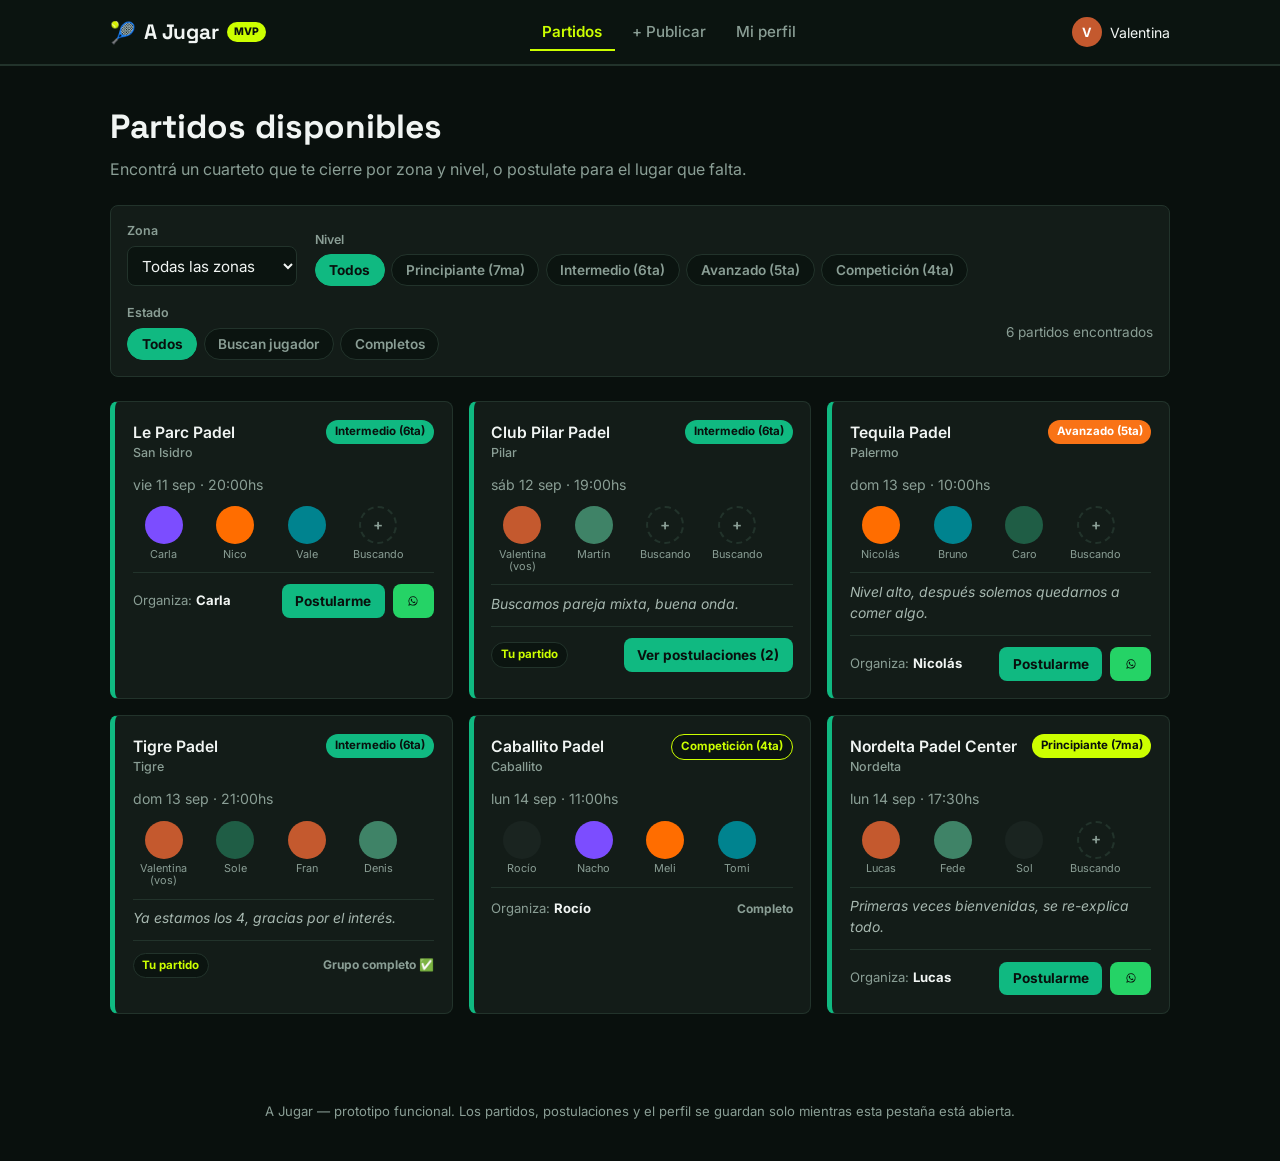
<file: clases/index-v2.html>
<!DOCTYPE html>
<html lang="es">
<head>
<meta charset="UTF-8">
<meta name="viewport" content="width=device-width, initial-scale=1.0">
<title>A Jugar — Encontrá tu cuarto jugador</title>
<link rel="preconnect" href="https://fonts.googleapis.com">
<link rel="preconnect" href="https://fonts.gstatic.com" crossorigin>
<link href="https://fonts.googleapis.com/css2?family=Space+Grotesk:wght@500;600;700&family=Inter:wght@400;500;600;700&display=swap" rel="stylesheet">
<style>
  :root{
    --sand:#09100D;
    --turf:#10B981;
    --turf-light:#059669;
    --lime:#CCFF00;
    --clay:#F97316;
    --ink:#F1F5F3;
    --white:#131C18;
    --line:#22332B;
    --danger:#EF4444;
    --subtle:#8A9E95;
    --radius:8px;
    --maxw:1100px;
  }
  *{box-sizing:border-box;}
  html{scroll-behavior:smooth;}
  body{margin:0; background:var(--sand); color:var(--ink); font-family:'Inter',system-ui,sans-serif; font-size:16px; line-height:1.5;}
  h1,h2,h3,.logo-text{font-family:'Space Grotesk',sans-serif;}
  a{color:inherit; text-decoration:none;}
  button{font-family:inherit;}
  :focus-visible{outline:3px solid var(--lime); outline-offset:2px;}

  /* ---------- navbar ---------- */
  .navbar{position:sticky; top:0; z-index:50; background:#0B1410; color:var(--ink); border-bottom:2px solid var(--line); backdrop-filter:blur(10px);}
  .nav-inner{max-width:var(--maxw); margin:0 auto; padding:0.85rem 1.25rem; display:flex; align-items:center; justify-content:space-between; gap:1rem; flex-wrap:wrap;}
  .nav-logo{display:flex; align-items:center; gap:0.5rem;}
  .logo-icon{font-size:1.3rem;}
  .logo-text{font-weight:700; font-size:1.3rem; letter-spacing:-0.01em; color:var(--ink);}
  .logo-badge{font-size:0.65rem; font-weight:800; background:var(--lime); color:#09100D; padding:0.15rem 0.45rem; border-radius:100px;}
  .nav-tabs{display:flex; gap:0.25rem;}
  .nav-tab{background:none; border:none; color:var(--subtle); font-size:0.95rem; font-weight:500; padding:0.5rem 0.8rem; cursor:pointer; border-bottom:2px solid transparent; transition:all 0.15s ease;}
  .nav-tab:hover{color:var(--ink);}
  .nav-tab.active{color:var(--lime); border-bottom-color:var(--lime); font-weight:600;}
  .nav-user{display:flex; align-items:center; gap:0.5rem; font-size:0.88rem; color:var(--ink);}

  .avatar-circle{width:38px; height:38px; border-radius:50%; display:flex; align-items:center; justify-content:center; font-weight:700; font-size:0.95rem; color:#fff; flex:none;}
  .avatar-circle.sm{width:30px; height:30px; font-size:0.8rem;}
  .avatar-circle.lg{width:64px; height:64px; font-size:1.6rem;}
  .avatar-circle.vacio{background:transparent; border:2px dashed var(--line); color:var(--subtle); font-weight:600;}

  /* ---------- layout ---------- */
  main{max-width:var(--maxw); margin:0 auto; padding:0 1.25rem 4rem;}
  .view{display:none;}
  .view.active{display:block;}
  .section-header{display:flex; justify-content:space-between; align-items:flex-end; gap:1rem; flex-wrap:wrap; padding-top:2.25rem;}
  .section-title{font-size:clamp(1.5rem,3.4vw,2.1rem); margin:0 0 0.3rem; font-weight:700; color:var(--ink);}
  .section-sub{margin:0; color:var(--subtle);}

  /* ---------- filters ---------- */
  .filters{display:flex; gap:1.1rem; flex-wrap:wrap; align-items:flex-end; margin:1.5rem 0 0.5rem; padding:1rem; background:var(--white); border:1px solid var(--line); border-radius:var(--radius);}
  .field{display:flex; flex-direction:column; gap:0.3rem;}
  .field label{font-size:0.78rem; font-weight:600; color:var(--subtle);}
  select, input, textarea{font-family:inherit; font-size:0.95rem; padding:0.55rem 0.65rem; border:1px solid var(--line); border-radius:var(--radius); background:#0B1410; color:var(--ink);}
  select option{background:#0B1410; color:var(--ink);}
  select{min-width:170px;}
  textarea{resize:vertical; min-height:70px;}
  .chip-group{display:flex; gap:0.4rem; flex-wrap:wrap;}
  .chip{background:#0B1410; border:1px solid var(--line); border-radius:100px; padding:0.45rem 0.85rem; font-size:0.85rem; font-weight:600; color:var(--subtle); cursor:pointer; transition:all 0.15s ease;}
  .chip:hover{border-color:var(--turf); color:var(--ink);}
  .chip.active{background:var(--turf); border-color:var(--turf); color:#09100D; font-weight:700;}
  .filters .count{margin-left:auto; align-self:center; font-size:0.85rem; color:var(--subtle);}

  /* ---------- match grid ---------- */
  .cards-grid{display:grid; grid-template-columns:repeat(auto-fill,minmax(300px,1fr)); gap:1rem; margin-top:1.5rem;}
  .card{background:var(--white); border:1px solid var(--line); border-left:5px solid var(--turf); border-radius:var(--radius); padding:1.1rem; display:flex; flex-direction:column; gap:0.7rem; transition:transform 0.15s ease, box-shadow 0.15s ease; cursor:pointer;}
  .card:hover{transform:translateY(-2px); box-shadow:0 8px 24px rgba(0,0,0,0.4), 0 0 15px rgba(16,185,129,0.15);}
  .card.nuevo{animation:resaltar 1.8s ease-out;}
  @keyframes resaltar{0%{box-shadow:0 0 0 3px var(--lime);} 100%{box-shadow:0 0 0 0 rgba(0,0,0,0);}}
  .card-top{display:flex; justify-content:space-between; align-items:flex-start; gap:0.5rem;}
  .card-top .lugar{font-weight:600; font-size:0.98rem; color:var(--ink);}
  .card-top .zona{display:block; font-size:0.78rem; color:var(--subtle); font-weight:500;}
  .badge{font-size:0.72rem; font-weight:700; padding:0.22rem 0.55rem; border-radius:100px; white-space:nowrap;}
  .badge.nivel-7ma{background:var(--lime); color:#09100D;}
  .badge.nivel-6ta{background:var(--turf); color:#09100D;}
  .badge.nivel-5ta{background:var(--clay); color:#fff;}
  .badge.nivel-4ta{background:#0B1410; color:var(--lime); border:1px solid var(--lime);}
  .badge-verificado{font-size:0.68rem; font-weight:700; color:var(--lime); background:#0B1410; border:1px solid var(--line); padding:0.18rem 0.5rem; border-radius:100px;}
  .card .fecha{font-size:0.88rem; color:var(--subtle);}
  .avatares{display:flex; gap:0.6rem; flex-wrap:wrap;}
  .avatar-slot{display:flex; flex-direction:column; align-items:center; gap:0.3rem; width:62px;}
  .avatar-slot span{font-size:0.68rem; text-align:center; color:var(--subtle); line-height:1.1;}
  .card .nota{font-size:0.87rem; color:#A7B8B0; font-style:italic; border-top:1px solid var(--line); padding-top:0.55rem; margin:0;}
  .card-footer{display:flex; justify-content:space-between; align-items:center; gap:0.6rem; flex-wrap:wrap; border-top:1px solid var(--line); padding-top:0.7rem;}
  .organiza{font-size:0.82rem; color:var(--subtle);}
  .organiza strong{color:var(--ink);}
  .pill-tuyo{font-size:0.72rem; font-weight:700; background:#0B1410; border:1px solid var(--line); color:var(--lime); padding:0.2rem 0.55rem; border-radius:100px;}
  .pill-completo{font-size:0.75rem; font-weight:700; color:var(--subtle);}
  .pill-postulado{font-size:0.75rem; font-weight:700; color:var(--lime);}
  .acciones{display:flex; gap:0.5rem; flex-wrap:wrap;}

  .btn{border:none; border-radius:var(--radius); font-weight:700; font-size:0.85rem; padding:0.55rem 0.85rem; cursor:pointer; transition:all 0.15s ease; display:inline-flex; align-items:center; gap:0.4rem;}
  .btn-primary{background:var(--turf); color:#09100D;}
  .btn-primary:hover{background:var(--lime); color:#09100D;}
  .btn-outline{background:#0B1410; color:var(--ink); border:1px solid var(--line);}
  .btn-outline:hover{border-color:var(--turf); color:var(--lime);}
  .btn-wa{background:#25D366; color:#09100D;}
  .btn-wa:hover{background:#20bd5a;}
  .btn-wa svg{width:14px; height:14px; fill:currentColor;}
  .btn-danger{background:none; color:var(--danger); border:1px solid var(--danger);}
  .btn-danger:hover{background:var(--danger); color:#fff;}
  .btn-full{width:100%; justify-content:center;}
  .btn[disabled]{opacity:0.55; cursor:not-allowed;}

  .empty-state{grid-column:1/-1; text-align:center; padding:2.5rem 1rem; color:var(--subtle); border:1px dashed var(--line); border-radius:var(--radius); background:var(--white);}
  .empty-state .btn{margin-top:0.75rem;}
  .empty-actions{display:flex; gap:0.6rem; justify-content:center; flex-wrap:wrap; margin-top:0.75rem;}
  .empty-actions .btn{margin-top:0;}

  /* ---------- forms ---------- */
  .form-wrap{max-width:640px;}
  form{display:flex; flex-direction:column; gap:1.1rem; background:var(--white); border:1px solid var(--line); border-radius:var(--radius); padding:1.5rem; margin-top:1.5rem;}
  .row2{display:grid; grid-template-columns:1fr 1fr; gap:1rem;}
  .field.full{width:100%;}
  .hint{font-size:0.8rem; color:var(--subtle); margin-top:-0.6rem;}
  .nivel-picker{display:flex; flex-wrap:wrap; gap:0.5rem;}
  .nivel-picker input{display:none;}
  .nivel-picker label{padding:0.5rem 0.85rem; border:1px solid var(--line); border-radius:100px; font-size:0.85rem; font-weight:600; cursor:pointer; color:var(--subtle); background:#0B1410; transition:all 0.15s ease;}
  .nivel-picker input:checked + label{background:var(--turf); border-color:var(--turf); color:#09100D; font-weight:700;}
  #amigos-inputs{display:flex; flex-direction:column; gap:0.6rem;}

  /* ---------- detalle partido ---------- */
  .back-bar{padding-top:1.5rem;}
  .btn-back{background:none; border:none; color:var(--lime); font-weight:600; font-size:0.9rem; cursor:pointer; padding:0.3rem 0;}
  .detalle-card{max-width:720px; margin-top:1rem;}
  .detalle-top{display:flex; justify-content:space-between; align-items:flex-start; gap:1rem; flex-wrap:wrap;}
  .detalle-top .lugar{font-size:1.4rem; font-weight:700; font-family:'Space Grotesk',sans-serif; color:var(--ink);}
  .detalle-top .fecha{color:var(--subtle); margin-top:0.15rem;}
  .meta-chips{display:flex; gap:0.5rem; flex-wrap:wrap; margin:1rem 0;}
  .meta-chip{background:#0B1410; border:1px solid var(--line); border-radius:100px; padding:0.4rem 0.8rem; font-size:0.82rem; color:var(--subtle);}
  .detalle-desc{background:var(--white); border:1px solid var(--line); border-radius:var(--radius); padding:0.9rem; font-style:italic; color:#A7B8B0; margin-bottom:1.25rem;}
  .subtitulo{font-size:0.95rem; font-weight:700; margin:1.25rem 0 0.6rem; color:var(--ink);}
  .jugador-row{display:flex; align-items:center; gap:0.75rem; background:var(--white); border:1px solid var(--line); border-radius:var(--radius); padding:0.7rem 0.9rem; margin-bottom:0.55rem; flex-wrap:wrap;}
  .jugador-row.vacio{border-style:dashed;}
  .jugador-info{flex:1; min-width:140px;}
  .jugador-nombre{font-weight:600; font-size:0.92rem; color:var(--ink);}
  .jugador-stats{font-size:0.78rem; color:var(--subtle);}
  .detalle-cta{display:flex; gap:0.6rem; flex-wrap:wrap; margin-top:1.25rem;}
  .banner-info{background:#0B1410; border:1px solid var(--line); border-radius:var(--radius); padding:0.8rem 1rem; font-size:0.88rem; color:var(--lime); font-weight:600; width:100%;}

  /* ---------- perfil ---------- */
  .profile-panel{max-width:640px; margin-top:1.5rem; background:var(--white); border:1px solid var(--line); border-left:5px solid var(--lime); border-radius:var(--radius); padding:1.4rem;}
  .profile-head{display:flex; gap:1rem; align-items:center; margin-bottom:1.1rem; flex-wrap:wrap;}
  .profile-head .nombre{font-family:'Space Grotesk',sans-serif; font-size:1.3rem; font-weight:700; color:var(--ink);}
  .profile-head .meta{display:flex; gap:0.5rem; align-items:center; flex-wrap:wrap; margin-top:0.35rem; font-size:0.85rem; color:var(--subtle);}
  .profile-bio{color:#A7B8B0; font-size:0.92rem; margin-bottom:1.1rem;}
  .stats-row{display:grid; grid-template-columns:repeat(2,1fr); gap:0.7rem; margin-bottom:0.5rem;}
  .stat-box{background:#0B1410; border:1px solid var(--line); border-radius:var(--radius); padding:0.8rem; text-align:center;}
  .stat-val{font-family:'Space Grotesk',sans-serif; font-size:1.3rem; font-weight:700; color:var(--lime);}
  .stat-lbl{font-size:0.72rem; color:var(--subtle); margin-top:0.15rem;}
  .asistencia-secundaria{font-size:0.75rem; color:var(--subtle); margin-bottom:1.1rem;}
  .video-placeholder{border:2px dashed var(--line); border-radius:var(--radius); padding:1rem; text-align:center; color:var(--subtle); font-size:0.85rem; cursor:pointer; margin-bottom:1.1rem; transition:border-color 0.15s ease;}
  .video-placeholder:hover{border-color:var(--lime); color:var(--lime);}
  .video-placeholder .icon{font-size:1.4rem; display:block; margin-bottom:0.3rem;}
  .calificaciones{margin-bottom:1.1rem;}
  .calificacion-row{display:flex; justify-content:space-between; align-items:center; padding:0.4rem 0; border-bottom:1px solid var(--line); font-size:0.88rem; color:var(--ink);}
  .calificacion-row:last-child{border-bottom:none;}
  .stars{color:var(--lime); letter-spacing:1px;}
  .historial-row{display:flex; justify-content:space-between; align-items:center; padding:0.45rem 0; border-bottom:1px solid var(--line); font-size:0.85rem; gap:0.5rem; flex-wrap:wrap; color:var(--ink);}
  .historial-row:last-child{border-bottom:none;}
  .historial-fecha{color:var(--subtle);}
  .historial-asistio{color:var(--lime); font-weight:600; font-size:0.78rem;}
  .historial-no{color:var(--danger); font-weight:600; font-size:0.78rem;}

  /* ---------- modal ---------- */
  .modal-overlay{display:none; position:fixed; inset:0; background:rgba(0,0,0,0.75); z-index:100; align-items:center; justify-content:center; padding:1rem; backdrop-filter:blur(4px);}
  .modal-overlay.show{display:flex;}
  .modal-card{background:var(--white); border:1px solid var(--line); border-radius:var(--radius); padding:1.5rem; max-width:460px; width:100%; max-height:85vh; overflow-y:auto; color:var(--ink);}
  .modal-card h3{margin:0 0 0.3rem; font-size:1.25rem; color:var(--ink);}
  .modal-card .modal-sub{margin:0 0 1rem; color:var(--subtle); font-size:0.9rem;}
  .modal-close-row{display:flex; justify-content:flex-end; margin-top:1rem; gap:0.5rem; flex-wrap:wrap;}
  .postulante-item{border:1px solid var(--line); background:#0B1410; border-radius:var(--radius); padding:0.9rem; margin-bottom:0.8rem; display:flex; flex-direction:column; gap:0.5rem;}
  .postulante-top{display:flex; justify-content:space-between; align-items:center; gap:0.5rem;}
  .postulante-mensaje{font-size:0.88rem; font-style:italic; color:#A7B8B0;}

  /* ---------- toast ---------- */
  .toast{position:fixed; bottom:1.5rem; left:50%; transform:translateX(-50%) translateY(20px); background:var(--lime); color:#09100D; padding:0.75rem 1.2rem; border-radius:100px; font-size:0.88rem; font-weight:800; opacity:0; pointer-events:none; transition:all 0.25s ease; z-index:200;}
  .toast.show{opacity:1; transform:translateX(-50%) translateY(0);}

  footer{text-align:center; padding:1.5rem 1.25rem 2.5rem; color:var(--subtle); font-size:0.82rem;}

  @media (max-width:640px){
    .row2{grid-template-columns:1fr;}
    .filters .count{margin-left:0; width:100%;}
    .stats-row{grid-template-columns:1fr 1fr;}
  }
  @media (prefers-reduced-motion: reduce){*{animation-duration:0.01ms !important; transition-duration:0.01ms !important;}}
</style>
</head>
<body>

<nav class="navbar">
  <div class="nav-inner">
    <div class="nav-logo">
      <span class="logo-icon">🎾</span>
      <span class="logo-text">A Jugar</span>
      <span class="logo-badge">MVP</span>
    </div>
    <div class="nav-tabs">
      <button class="nav-tab active" data-view="partidos">Partidos</button>
      <button class="nav-tab" data-view="publicar">+ Publicar</button>
      <button class="nav-tab" data-view="perfil">Mi perfil</button>
    </div>
    <div class="nav-user">
      <div class="avatar-circle sm" id="nav-avatar" style="background:var(--turf-light)">V</div>
      <span id="nav-username">Valentina</span>
    </div>
  </div>
</nav>

<main>

  <!-- ===================== PARTIDOS ===================== -->
  <section class="view active" id="view-partidos">
    <div class="section-header">
      <div>
        <h1 class="section-title">Partidos disponibles</h1>
        <p class="section-sub">Encontrá un cuarteto que te cierre por zona y nivel, o postulate para el lugar que falta.</p>
      </div>
    </div>

    <div class="filters">
      <div class="field"><label for="filtro-zona">Zona</label><select id="filtro-zona"></select></div>
      <div class="field"><label>Nivel</label><div class="chip-group" id="filtro-nivel"></div></div>
      <div class="field">
        <label>Estado</label>
        <div class="chip-group" id="filtro-estado">
          <button class="chip active" data-estado="">Todos</button>
          <button class="chip" data-estado="abierto">Buscan jugador</button>
          <button class="chip" data-estado="completo">Completos</button>
        </div>
      </div>
      <span class="count" id="contador"></span>
    </div>

    <div class="cards-grid" id="grid-partidos"></div>
  </section>

  <!-- ===================== DETALLE ===================== -->
  <section class="view" id="view-detalle">
    <div class="back-bar"><button class="btn-back" id="btn-volver">&larr; Volver a partidos</button></div>
    <div id="detalle-content"></div>
  </section>

  <!-- ===================== PUBLICAR ===================== -->
  <section class="view" id="view-publicar">
    <div class="section-header">
      <div>
        <h1 class="section-title">Publicar partido</h1>
        <p class="section-sub">Completá los datos y encontrá los jugadores que te faltan para el cuarteto.</p>
      </div>
    </div>
    <div class="form-wrap">
      <form id="form-publicar">
        <div class="row2">
          <div class="field"><label for="pu-lugar">Lugar o club</label><input id="pu-lugar" type="text" placeholder="Ej: Club Náutico, Palermo" required></div>
          <div class="field"><label for="pu-zona">Zona</label><select id="pu-zona" required></select></div>
        </div>
        <div class="row2">
          <div class="field"><label for="pu-fecha">Fecha</label><input id="pu-fecha" type="date" required></div>
          <div class="field"><label for="pu-hora">Hora</label><input id="pu-hora" type="time" required></div>
        </div>
        <div class="field full"><label>Nivel del grupo</label><div class="nivel-picker" id="pu-nivel-picker"></div></div>
        <div class="field full">
          <label for="pu-cupos">Jugadores que ya tenés confirmados (contándote a vos)</label>
          <select id="pu-cupos">
            <option value="1">Vos solo/a — buscás 3</option>
            <option value="2">Vos + 1 amigo/a — buscás 2</option>
            <option value="3" selected>Vos + 2 amigos/as — buscás 1</option>
          </select>
        </div>
        <div class="field full" id="amigos-wrap"><label>Nombre de tus compañeros ya confirmados</label><div id="amigos-inputs"></div></div>
        <div class="field full"><label for="pu-desc">Descripción (opcional)</label><textarea id="pu-desc" placeholder="Ej: Jugamos 1h30, somos buena onda, después quedamos a tomar algo."></textarea></div>
        <div class="field full"><label for="pu-whatsapp">Tu WhatsApp (para coordinar una vez armado el equipo)</label><input id="pu-whatsapp" type="tel" placeholder="Ej: 5491133445566" required></div>
        <p class="hint">Código de país + área + número, sin espacios ni el "+". Ej: Argentina 54 9 11 xxxxxxx.</p>
        <button type="submit" class="btn btn-primary btn-full">Publicar partido</button>
      </form>
    </div>
  </section>

  <!-- ===================== PERFIL ===================== -->
  <section class="view" id="view-perfil">
    <div class="section-header">
      <div>
        <h1 class="section-title">Mi perfil</h1>
        <p class="section-sub">Tu carta de presentación ante los organizadores cuando te postulás.</p>
      </div>
    </div>
    <div class="form-wrap">
      <form id="form-perfil">
        <div class="row2">
          <div class="field"><label for="pe-nombre">Nombre</label><input id="pe-nombre" type="text" required></div>
          <div class="field"><label for="pe-zona">Tu zona habitual</label><select id="pe-zona" required></select></div>
        </div>
        <div class="field full"><label>Tu nivel</label><div class="nivel-picker" id="pe-nivel-picker"></div></div>
        <div class="field full"><label for="pe-whatsapp">Tu WhatsApp</label><input id="pe-whatsapp" type="tel" required></div>
        <div class="field full"><label for="pe-bio">Contá algo de vos como jugador/a</label><textarea id="pe-bio" maxlength="200"></textarea></div>
        <button type="submit" class="btn btn-primary btn-full">Guardar perfil</button>
      </form>
    </div>
    <div class="profile-panel" id="profile-panel"></div>
  </section>

</main>

<footer>A Jugar — prototipo funcional. Los partidos, postulaciones y el perfil se guardan solo mientras esta pestaña está abierta.</footer>

<div class="toast" id="toast"></div>
<div class="modal-overlay" id="modal-overlay"><div class="modal-card" id="modal-card"></div></div>

<script>
(function(){

  var ZONAS = ["Pilar","Palermo","Nordelta","San Isidro","Belgrano","Tigre","La Plata","Caballito","Villa Urquiza","Vicente López"];

  var NIVELES = [
    {id:"7ma", label:"Principiante (7ma)"},
    {id:"6ta", label:"Intermedio (6ta)"},
    {id:"5ta", label:"Avanzado (5ta)"},
    {id:"4ta", label:"Competición (4ta)"}
  ];

  var COLORES = ["#1F5D45","#C4592E","#3F8367","#1A2420","#7c4dff","#ff6d00","#00838f"];

  // ---------- registro de jugadores (id -> datos base) ----------
  var JUGADORES = {
    1:{nombre:"Valentina", zona:"Pilar", nivel:"6ta", whatsapp:"5491133445566", bio:"Juego hace 2 años, prefiero el revés, disponible tardes entre semana."},
    2:{nombre:"Martín", zona:"Pilar", nivel:"6ta", whatsapp:"5491100000002"},
    3:{nombre:"Julia", zona:"Pilar", nivel:"6ta", whatsapp:"5491100011122"},
    4:{nombre:"Ezequiel", zona:"Nordelta", nivel:"7ma", whatsapp:"5491100022233"},
    5:{nombre:"Nicolás", zona:"Palermo", nivel:"5ta", whatsapp:"5491144556677"},
    6:{nombre:"Bruno", zona:"Palermo", nivel:"5ta", whatsapp:"5491100000006"},
    7:{nombre:"Caro", zona:"Palermo", nivel:"5ta", whatsapp:"5491100000007"},
    8:{nombre:"Lucas", zona:"Nordelta", nivel:"7ma", whatsapp:"5491122334455"},
    9:{nombre:"Fede", zona:"Nordelta", nivel:"7ma", whatsapp:"5491100000009"},
    10:{nombre:"Sol", zona:"Nordelta", nivel:"7ma", whatsapp:"5491100000010"},
    11:{nombre:"Carla", zona:"San Isidro", nivel:"6ta", whatsapp:"5491155667788"},
    12:{nombre:"Nico", zona:"San Isidro", nivel:"6ta", whatsapp:"5491100000012"},
    13:{nombre:"Vale", zona:"San Isidro", nivel:"5ta", whatsapp:"5491100000013"},
    14:{nombre:"Sole", zona:"Tigre", nivel:"6ta", whatsapp:"5491100000014"},
    15:{nombre:"Fran", zona:"Tigre", nivel:"6ta", whatsapp:"5491100000015"},
    16:{nombre:"Denis", zona:"Tigre", nivel:"6ta", whatsapp:"5491100000016"},
    17:{nombre:"Rocío", zona:"Caballito", nivel:"4ta", whatsapp:"5491199001122"},
    18:{nombre:"Nacho", zona:"Caballito", nivel:"4ta", whatsapp:"5491100000018"},
    19:{nombre:"Meli", zona:"Caballito", nivel:"4ta", whatsapp:"5491100000019"},
    20:{nombre:"Tomi", zona:"Caballito", nivel:"4ta", whatsapp:"5491100000020"}
  };
  var nextJugadorId = 21;

  var partidos = [
    {id:1, zona:"Palermo", lugar:"Tequila Padel", fecha:"2026-09-13", hora:"10:00", nivel:"5ta",
      descripcion:"Nivel alto, después solemos quedarnos a comer algo.",
      organizadorId:5, jugadoresIds:[5,6,7], maxJugadores:4, postulaciones:[], yaPostulado:false},

    {id:2, zona:"Pilar", lugar:"Club Pilar Padel", fecha:"2026-09-12", hora:"19:00", nivel:"6ta",
      descripcion:"Buscamos pareja mixta, buena onda.",
      organizadorId:1, jugadoresIds:[1,2], maxJugadores:4,
      postulaciones:[
        {jugadorId:3, mensaje:"¡Hola! Justo ando buscando partido para ese horario, juego hace 3 años."},
        {jugadorId:4, mensaje:"Recién arranco pero tengo muchas ganas de sumar partidos, ¿les sirve?"}
      ], yaPostulado:false},

    {id:3, zona:"Nordelta", lugar:"Nordelta Padel Center", fecha:"2026-09-14", hora:"17:30", nivel:"7ma",
      descripcion:"Primeras veces bienvenidas, se re-explica todo.",
      organizadorId:8, jugadoresIds:[8,9,10], maxJugadores:4, postulaciones:[], yaPostulado:false},

    {id:4, zona:"San Isidro", lugar:"Le Parc Padel", fecha:"2026-09-11", hora:"20:00", nivel:"6ta",
      descripcion:"",
      organizadorId:11, jugadoresIds:[11,12,13], maxJugadores:4, postulaciones:[], yaPostulado:false},

    {id:5, zona:"Tigre", lugar:"Tigre Padel", fecha:"2026-09-13", hora:"21:00", nivel:"6ta",
      descripcion:"Ya estamos los 4, gracias por el interés.",
      organizadorId:1, jugadoresIds:[1,14,15,16], maxJugadores:4, postulaciones:[], yaPostulado:false},

    {id:6, zona:"Caballito", lugar:"Caballito Padel", fecha:"2026-09-14", hora:"11:00", nivel:"4ta",
      descripcion:"",
      organizadorId:17, jugadoresIds:[17,18,19,20], maxJugadores:4, postulaciones:[], yaPostulado:false}
  ];
  var nextPartidoId = 7;
  var ultimoAgregadoId = null;
  var vistaAnterior = "partidos";

  // ---------- helpers ----------
  function nivelLabel(id){ var n = NIVELES.filter(function(x){return x.id===id;})[0]; return n ? n.label : id; }
  function inicial(nombre){ return (nombre||"?").trim().charAt(0).toUpperCase(); }
  function colorFor(id){ return COLORES[id % COLORES.length]; }
  // Placeholder de foto de perfil: avatar generado (no es una foto real de nadie).
  // Sirve para probar si "ver una cara" en vez de solo iniciales cambia la confianza reportada.
  function avatarUrl(id, nombre){
    var seed = encodeURIComponent((nombre||"jugador")+"-"+id);
    return "https://api.dicebear.com/7.x/avataaars/svg?seed="+seed+"&backgroundType=solid&backgroundColor=0b1410";
  }
  function cuposLibres(m){ return m.maxJugadores - m.jugadoresIds.length; }
  function esTuyo(m){ return m.organizadorId === 1; }

  function estrellas(n){
    var llenas = ""; for(var i=0;i<n;i++) llenas += "★";
    var vacias = ""; for(var j=0;j<(5-n);j++) vacias += "☆";
    return llenas + vacias;
  }

  // stats generadas de forma determinística por id (simulan un historial real sin tener que escribirlo a mano)
  var LUGARES_HIST = ["Club Náutico","Cenard","Club Atlético","River Paddle","Belgrano Paddle","Urquiza Paddle"];
  var MESES_HIST = ["ene","feb","mar","abr","may","jun","jul","ago","sep","oct","nov","dic"];
  function clampStars(n){ return Math.max(3, Math.min(5, n)); }
  function generarStats(id){
    var asistencia = 78 + (id*7) % 22;
    var partidosJugados = 6 + (id*13) % 56;
    var base = 3 + (id % 3);
    var calificaciones = [
      {label:"Estilo de juego", stars: clampStars(base)},
      {label:"Puntualidad", stars: clampStars(base + (id % 2))},
      {label:"Fair play", stars: clampStars(base + ((id+1) % 2))}
    ];
    var historial = [];
    for(var i=0;i<3;i++){
      var diaBase = 28 - i*7 - (id % 4);
      historial.push({
        lugar: LUGARES_HIST[(id+i) % LUGARES_HIST.length],
        fecha: (diaBase > 0 ? diaBase : diaBase + 28) + " " + MESES_HIST[(8 - i + 12) % 12],
        asistio: (id + i) % 5 !== 0
      });
    }
    var rating = (calificaciones.reduce(function(a,c){return a+c.stars;},0) / calificaciones.length);
    return {asistencia:asistencia, partidosJugados:partidosJugados, calificaciones:calificaciones, historial:historial, rating:rating, verificado: asistencia >= 90};
  }

  function getJugador(id){
    var base = JUGADORES[id] || {nombre:"Jugador", zona:"", nivel:"6ta"};
    var stats = generarStats(id);
    return Object.assign({id:id}, base, stats);
  }

  function fechaLegible(iso, hora){
    var d = new Date(iso + "T" + hora);
    var dias = ["dom","lun","mar","mié","jue","vie","sáb"];
    var meses = ["ene","feb","mar","abr","may","jun","jul","ago","sep","oct","nov","dic"];
    return dias[d.getDay()] + " " + d.getDate() + " " + meses[d.getMonth()] + " · " + hora + "hs";
  }

  function waLink(numero, mensaje){
    var limpio = (numero||"").replace(/[^0-9]/g,"");
    return "https://wa.me/" + limpio + "?text=" + encodeURIComponent(mensaje);
  }
  function waLinkGenerico(mensaje){
    return "https://api.whatsapp.com/send?text=" + encodeURIComponent(mensaje);
  }
  var waIcon = '<svg viewBox="0 0 24 24"><path d="M17.6 6.32A7.85 7.85 0 0 0 12.05 4a7.94 7.94 0 0 0-6.9 11.9L4 20l4.2-1.1a7.9 7.9 0 0 0 3.85 1h0a7.94 7.94 0 0 0 5.55-13.58ZM12.05 18.4h0a6.55 6.55 0 0 1-3.35-.92l-.24-.14-2.5.66.67-2.43-.16-.25a6.6 6.6 0 1 1 5.58 3.08Zm3.6-4.94c-.2-.1-1.17-.58-1.35-.64s-.31-.1-.44.1-.51.64-.62.77-.23.15-.42.05a5.4 5.4 0 0 1-1.6-.98 6 6 0 0 1-1.1-1.37c-.12-.2 0-.3.09-.4s.2-.23.29-.35a1.3 1.3 0 0 0 .2-.33.37.37 0 0 0 0-.35c0-.1-.44-1.06-.6-1.45s-.32-.33-.44-.33h-.38a.72.72 0 0 0-.52.24 2.2 2.2 0 0 0-.68 1.63 3.8 3.8 0 0 0 .8 2.02 8.7 8.7 0 0 0 3.33 2.94c.46.2.82.32 1.1.4.46.15.88.13 1.21.08a2.03 2.03 0 0 0 1.33-.94 1.65 1.65 0 0 0 .11-.94c-.05-.09-.18-.14-.38-.24Z"/></svg>';

  // ---------- selects / chips ----------
  function fillZonaSelect(select, incluirTodas){
    select.innerHTML = "";
    if(incluirTodas){ var o0=document.createElement("option"); o0.value=""; o0.textContent="Todas las zonas"; select.appendChild(o0); }
    ZONAS.forEach(function(z){ var o=document.createElement("option"); o.value=z; o.textContent=z; select.appendChild(o); });
  }
  function buildNivelChips(container){
    container.innerHTML = '<button class="chip active" data-nivel="">Todos</button>';
    NIVELES.forEach(function(n){ var b=document.createElement("button"); b.className="chip"; b.dataset.nivel=n.id; b.textContent=n.label; container.appendChild(b); });
  }
  function buildNivelPicker(container, name, preselect){
    container.innerHTML = "";
    NIVELES.forEach(function(n){
      var id = name+"-"+n.id;
      var input = document.createElement("input");
      input.type="radio"; input.name=name; input.id=id; input.value=n.id;
      if(n.id===preselect) input.checked = true;
      var label = document.createElement("label");
      label.setAttribute("for", id); label.textContent = n.label;
      container.appendChild(input); container.appendChild(label);
    });
  }

  var filtroZona = document.getElementById("filtro-zona");
  var filtroNivelEl = document.getElementById("filtro-nivel");
  var filtroEstadoEl = document.getElementById("filtro-estado");
  var estadoActivo = "";

  fillZonaSelect(filtroZona, true);
  buildNivelChips(filtroNivelEl);
  fillZonaSelect(document.getElementById("pu-zona"), false);
  fillZonaSelect(document.getElementById("pe-zona"), false);
  buildNivelPicker(document.getElementById("pu-nivel-picker"), "pu-nivel", "6ta");
  buildNivelPicker(document.getElementById("pe-nivel-picker"), "pe-nivel", JUGADORES[1].nivel);

  filtroZona.addEventListener("change", renderGrid);
  filtroNivelEl.addEventListener("click", function(e){
    var b = e.target.closest(".chip"); if(!b) return;
    Array.prototype.forEach.call(filtroNivelEl.children, function(c){c.classList.remove("active");});
    b.classList.add("active"); renderGrid();
  });
  filtroEstadoEl.addEventListener("click", function(e){
    var b = e.target.closest(".chip"); if(!b) return;
    Array.prototype.forEach.call(filtroEstadoEl.children, function(c){c.classList.remove("active");});
    b.classList.add("active"); estadoActivo = b.dataset.estado; renderGrid();
  });

  // ---------- render grid ----------
  function renderGrid(){
    var grid = document.getElementById("grid-partidos");
    var zona = filtroZona.value;
    var nivelBtn = filtroNivelEl.querySelector(".chip.active");
    var nivel = nivelBtn ? nivelBtn.dataset.nivel : "";

    var lista = partidos.filter(function(p){
      var pasaZona = (zona==="" || p.zona===zona);
      var pasaNivel = (nivel==="" || p.nivel===nivel);
      var libres = cuposLibres(p);
      var pasaEstado = (estadoActivo==="" || (estadoActivo==="abierto" && libres>0) || (estadoActivo==="completo" && libres===0));
      return pasaZona && pasaNivel && pasaEstado;
    });
    lista.sort(function(a,b){ return (a.fecha+a.hora).localeCompare(b.fecha+b.hora); });

    document.getElementById("contador").textContent = lista.length + (lista.length===1 ? " partido encontrado" : " partidos encontrados");
    grid.innerHTML = "";

    if(lista.length===0){
      var hayFiltroActivo = (zona!=="" || nivel!=="" || estadoActivo!=="");
      grid.innerHTML = '<div class="empty-state">No encontramos partidos con estos filtros.<br>'+
        (hayFiltroActivo ? 'Probá quitar el filtro de zona, nivel o estado para ver más opciones, o publicá el tuyo.' : 'Todavía no hay partidos publicados. ¡Sé el primero!') +
        '<div class="empty-actions">' +
        (hayFiltroActivo ? '<button type="button" class="btn btn-outline" id="btn-quitar-filtros">Quitar filtros</button>' : '') +
        '<button type="button" class="btn btn-primary" id="btn-ir-publicar">Publicar un partido</button>' +
        '</div></div>';
      document.getElementById("btn-ir-publicar").addEventListener("click", function(){ switchView("publicar"); });
      var btnQuitar = document.getElementById("btn-quitar-filtros");
      if(btnQuitar) btnQuitar.addEventListener("click", function(){
        filtroZona.value = "";
        Array.prototype.forEach.call(filtroNivelEl.children, function(c){c.classList.remove("active");});
        filtroNivelEl.children[0].classList.add("active");
        Array.prototype.forEach.call(filtroEstadoEl.children, function(c){c.classList.remove("active");});
        filtroEstadoEl.children[0].classList.add("active");
        estadoActivo = "";
        renderGrid();
      });
      return;
    }

    lista.forEach(function(p){
      var card = document.createElement("article");
      card.className = "card" + (p.id===ultimoAgregadoId ? " nuevo" : "");
      card.dataset.id = p.id;

      var libres = cuposLibres(p);
      var avataresHtml = "";
      for(var i=0;i<p.maxJugadores;i++){
        if(p.jugadoresIds[i] !== undefined){
          var j = getJugador(p.jugadoresIds[i]);
          avataresHtml += '<div class="avatar-slot"><div class="avatar-circle" style="background:'+colorFor(j.id)+';background-image:url('+avatarUrl(j.id,j.nombre)+');background-size:cover;background-position:center;"></div><span>'+j.nombre+(j.id===1?" (vos)":"")+'</span></div>';
        } else {
          avataresHtml += '<div class="avatar-slot"><div class="avatar-circle vacio">+</div><span>Buscando</span></div>';
        }
      }

      var org = getJugador(p.organizadorId);
      var mensajeWa = "Hola "+org.nombre+"! Vi tu partido de pádel en "+p.zona+" ("+fechaLegible(p.fecha,p.hora)+") en A Jugar.";

      var footerLeft = esTuyo(p) ? '<span class="pill-tuyo">Tu partido</span>' : '<span class="organiza">Organiza: <strong>'+org.nombre+'</strong></span>';

      var footerRight = "";
      if(esTuyo(p)){
        footerRight = libres>0
          ? '<div class="acciones"><button class="btn btn-primary" data-action="ver-postulaciones" data-id="'+p.id+'">Ver postulaciones ('+p.postulaciones.length+')</button></div>'
          : '<span class="pill-completo">Grupo completo ✅</span>';
      } else if(libres>0){
        footerRight = p.yaPostulado
          ? '<span class="pill-postulado">Ya te postulaste ✓</span>'
          : '<div class="acciones"><button class="btn btn-primary" data-action="postularme" data-id="'+p.id+'">Postularme</button>'+
            '<a class="btn btn-wa" data-action="wa" target="_blank" rel="noopener" href="'+waLink(org.whatsapp, mensajeWa)+'">'+waIcon+'</a></div>';
      } else {
        footerRight = '<span class="pill-completo">Completo</span>';
      }

      card.innerHTML =
        '<div class="card-top">'+
          '<div><span class="lugar">'+p.lugar+'</span><span class="zona">'+p.zona+'</span></div>'+
          '<span class="badge nivel-'+p.nivel+'">'+nivelLabel(p.nivel)+'</span>'+
        '</div>'+
        '<div class="fecha">'+fechaLegible(p.fecha,p.hora)+'</div>'+
        '<div class="avatares">'+avataresHtml+'</div>'+
        (p.descripcion ? '<p class="nota">'+p.descripcion+'</p>' : '')+
        '<div class="card-footer">'+footerLeft+footerRight+'</div>';

      grid.appendChild(card);
    });
  }

  document.getElementById("grid-partidos").addEventListener("click", function(e){
    var actionEl = e.target.closest("[data-action]");
    if(actionEl){
      var id = parseInt(actionEl.dataset.id,10);
      if(actionEl.dataset.action==="postularme") abrirModalPostularme(id);
      if(actionEl.dataset.action==="ver-postulaciones") abrirModalPostulaciones(id);
      return;
    }
    var card = e.target.closest(".card");
    if(card) verDetalle(parseInt(card.dataset.id,10));
  });

  // ---------- vista detalle ----------
  function verDetalle(id){
    var m = partidos.filter(function(p){return p.id===id;})[0];
    if(!m) return;
    var libres = cuposLibres(m);
    var org = getJugador(m.organizadorId);

    var jugadoresHtml = "";
    m.jugadoresIds.forEach(function(jid){
      var j = getJugador(jid);
      jugadoresHtml +=
        '<div class="jugador-row">'+
          '<div class="avatar-circle" style="background:'+colorFor(j.id)+';background-image:url('+avatarUrl(j.id,j.nombre)+');background-size:cover;background-position:center;"></div>'+
          '<div class="jugador-info"><div class="jugador-nombre">'+j.nombre+(j.id===1?" (vos)":"")+'</div>'+
          '<div class="jugador-stats">'+j.zona+' · '+j.partidosJugados+' partidos</div></div>'+
          '<span class="badge nivel-'+j.nivel+'">'+nivelLabel(j.nivel)+'</span>'+
          '<button class="btn btn-outline" data-verperfil="'+j.id+'">Ver perfil</button>'+
        '</div>';
    });
    for(var i=0;i<libres;i++){
      jugadoresHtml += '<div class="jugador-row vacio"><div class="avatar-circle vacio">+</div>'+
        '<div class="jugador-info"><div class="jugador-nombre" style="color:#8a9189">Lugar disponible</div></div>'+
        '<span class="pill-postulado">Buscando '+nivelLabel(m.nivel)+'</span></div>';
    }

    var ctaHtml = "";
    if(esTuyo(m)){
      if(m.postulaciones.length>0){
        ctaHtml += '<button class="btn btn-primary" data-action="ver-postulaciones" data-id="'+m.id+'">Revisar postulaciones ('+m.postulaciones.length+')</button>';
      } else if(libres>0){
        ctaHtml += '<div class="banner-info">Todavía no tenés postulaciones. Compartilo para que más gente lo vea.</div>';
      }
    } else if(libres>0){
      ctaHtml += m.yaPostulado
        ? '<div class="banner-info">✓ Ya te postulaste — el organizador va a revisar tu perfil.</div>'
        : '<button class="btn btn-primary" data-action="postularme" data-id="'+m.id+'">Postularme a este partido</button>';
      ctaHtml += '<a class="btn btn-wa" target="_blank" rel="noopener" href="'+waLink(org.whatsapp, "Hola "+org.nombre+"! Vi tu partido en A Jugar.")+'">'+waIcon+' Escribirle al organizador</a>';
    }
    var mensajeCompartir = "🎾 Partido en "+m.lugar+" ("+m.zona+") el "+fechaLegible(m.fecha,m.hora)+". Nivel: "+nivelLabel(m.nivel)+". Falta"+(libres>1?"n ":" ")+libres+" lugar"+(libres>1?"es":"")+". Buscalo en A Jugar.";
    ctaHtml += '<a class="btn btn-outline" target="_blank" rel="noopener" href="'+waLinkGenerico(mensajeCompartir)+'">'+waIcon+' Compartir por WhatsApp</a>';

    document.getElementById("detalle-content").innerHTML =
      '<div class="detalle-card">'+
        '<div class="detalle-top">'+
          '<div><div class="lugar">'+m.lugar+'</div><div class="fecha">'+fechaLegible(m.fecha,m.hora)+'</div></div>'+
          '<span class="badge nivel-'+m.nivel+'">'+nivelLabel(m.nivel)+'</span>'+
        '</div>'+
        '<div class="meta-chips">'+
          '<span class="meta-chip">📍 '+m.zona+'</span>'+
          '<span class="meta-chip">👥 '+m.jugadoresIds.length+'/'+m.maxJugadores+' jugadores</span>'+
          (esTuyo(m) ? '<span class="meta-chip">Tu partido</span>' : '<span class="meta-chip">Organiza: '+org.nombre+'</span>')+
        '</div>'+
        (m.descripcion ? '<div class="detalle-desc">'+m.descripcion+'</div>' : '')+
        '<div class="subtitulo">Jugadores del partido</div>'+
        jugadoresHtml+
        '<div class="detalle-cta">'+ctaHtml+'</div>'+
      '</div>';

    vistaAnterior = "partidos";
    switchView("detalle");
  }

  document.getElementById("detalle-content").addEventListener("click", function(e){
    var actionEl = e.target.closest("[data-action]");
    if(actionEl){
      var id = parseInt(actionEl.dataset.id,10);
      if(actionEl.dataset.action==="postularme") abrirModalPostularme(id);
      if(actionEl.dataset.action==="ver-postulaciones") abrirModalPostulaciones(id);
      return;
    }
    var perfilEl = e.target.closest("[data-verperfil]");
    if(perfilEl) abrirModalPerfil(parseInt(perfilEl.dataset.verperfil,10));
  });
  document.getElementById("btn-volver").addEventListener("click", function(){ switchView("partidos"); });

  // ---------- tabs / vistas ----------
  function switchView(name){
    document.querySelectorAll(".view").forEach(function(v){v.classList.remove("active");});
    document.querySelectorAll(".nav-tab").forEach(function(b){b.classList.remove("active");});
    document.getElementById("view-"+name).classList.add("active");
    var tab = document.querySelector('.nav-tab[data-view="'+name+'"]');
    if(tab) tab.classList.add("active");
    window.scrollTo({top:0, behavior:"smooth"});
  }
  document.querySelectorAll(".nav-tab").forEach(function(b){ b.addEventListener("click", function(){ switchView(b.dataset.view); }); });

  // ---------- toast ----------
  var toastTimer = null;
  function toast(msg){
    var t = document.getElementById("toast");
    t.textContent = msg; t.classList.add("show");
    clearTimeout(toastTimer);
    toastTimer = setTimeout(function(){ t.classList.remove("show"); }, 2800);
  }

  // ---------- modal ----------
  var overlay = document.getElementById("modal-overlay");
  var modalCard = document.getElementById("modal-card");
  function closeModal(){ overlay.classList.remove("show"); modalCard.innerHTML = ""; }
  overlay.addEventListener("click", function(e){ if(e.target===overlay) closeModal(); });

  function statsBlockHtml(j, incluirHistorial){
    var html =
      '<div class="stats-row">'+
        '<div class="stat-box"><div class="stat-val">'+j.partidosJugados+'</div><div class="stat-lbl">Partidos</div></div>'+
        '<div class="stat-box"><div class="stat-val">★ '+j.rating.toFixed(1)+'</div><div class="stat-lbl">Rating</div></div>'+
      '</div>'+
      '<div class="asistencia-secundaria">'+j.asistencia+'% de asistencia en sus últimos partidos</div>'+
      '<div class="video-placeholder" data-video="1"><span class="icon">🎥</span>Video de nivel — próximamente en la versión completa</div>'+
      '<div class="calificaciones">'+
        j.calificaciones.map(function(c){
          return '<div class="calificacion-row"><span>'+c.label+'</span><span class="stars">'+estrellas(c.stars)+'</span></div>';
        }).join("")+
      '</div>';
    if(incluirHistorial){
      html += '<div class="subtitulo" style="margin-top:0">Historial de partidos</div><div>'+
        j.historial.map(function(h){
          return '<div class="historial-row"><span>'+h.lugar+'</span><span class="historial-fecha">'+h.fecha+'</span><span class="'+(h.asistio?"historial-asistio":"historial-no")+'">'+(h.asistio?"Asistió":"No asistió")+'</span></div>';
        }).join("")+
      '</div>';
    }
    return html;
  }

  function abrirModalPerfil(id){
    var j = getJugador(id);
    modalCard.innerHTML =
      '<div class="profile-head">'+
        '<div class="avatar-circle lg" style="background:'+colorFor(j.id)+';background-image:url('+avatarUrl(j.id,j.nombre)+');background-size:cover;background-position:center;"></div>'+
        '<div><div class="nombre">'+j.nombre+(j.id===1?" (vos)":"")+'</div>'+
        '<div class="meta"><span class="badge nivel-'+j.nivel+'">'+nivelLabel(j.nivel)+'</span><span>'+j.zona+'</span>'+
        (j.verificado ? '<span class="badge-verificado">✓ Verificado</span>' : '')+'</div></div>'+
      '</div>'+
      (j.bio ? '<p class="profile-bio">'+j.bio+'</p>' : '')+
      statsBlockHtml(j, false)+
      '<div class="modal-close-row"><button class="btn btn-primary" id="modal-cerrar-perfil">Cerrar</button></div>';
    overlay.classList.add("show");
    document.getElementById("modal-cerrar-perfil").addEventListener("click", closeModal);
    var vid = modalCard.querySelector("[data-video]");
    if(vid) vid.addEventListener("click", function(){ toast("Función disponible en la app completa 🎥"); });
  }

  function abrirModalPostularme(id){
    var m = partidos.filter(function(p){return p.id===id;})[0];
    if(!m) return;
    var yo = getJugador(1);
    var org = getJugador(m.organizadorId);
    modalCard.innerHTML =
      '<h3>Postularte a este partido</h3>'+
      '<p class="modal-sub">'+m.lugar+' · '+m.zona+' · '+fechaLegible(m.fecha,m.hora)+'</p>'+
      '<div class="field full"><label>Van a ver tu perfil</label>'+
        '<div class="postulante-item"><div class="postulante-top"><strong>'+yo.nombre+'</strong><span class="badge nivel-'+yo.nivel+'">'+nivelLabel(yo.nivel)+'</span></div><span>'+yo.zona+' · '+yo.partidosJugados+' partidos jugados</span></div>'+
      '</div>'+
      '<div class="field full"><label for="modal-mensaje">Mensaje para el organizador (opcional)</label>'+
        '<textarea id="modal-mensaje" placeholder="Ej: Me copa el horario, hace un año que juego."></textarea></div>'+
      '<p class="hint">Si te acepta, se libera el lugar para vos. También podés escribirle directo por WhatsApp.</p>'+
      '<div class="modal-close-row">'+
        '<a class="btn btn-wa" target="_blank" rel="noopener" href="'+waLink(org.whatsapp,"Hola! Vi tu partido en A Jugar y me quiero postular.")+'">'+waIcon+' WhatsApp</a>'+
        '<button class="btn btn-outline" id="modal-cancelar">Cancelar</button>'+
        '<button class="btn btn-primary" id="modal-enviar">Enviar postulación</button>'+
      '</div>';
    overlay.classList.add("show");
    document.getElementById("modal-cancelar").addEventListener("click", closeModal);
    document.getElementById("modal-enviar").addEventListener("click", function(){
      var mensaje = document.getElementById("modal-mensaje").value.trim();
      m.postulaciones.push({jugadorId:1, mensaje:mensaje});
      m.yaPostulado = true;
      closeModal();
      renderGrid();
      if(document.getElementById("view-detalle").classList.contains("active")) verDetalle(m.id);
      toast("Postulación enviada a "+org.nombre+" 🎾");
    });
  }

  function abrirModalPostulaciones(id){
    var m = partidos.filter(function(p){return p.id===id;})[0];
    if(!m) return;

    var listaHtml = "";
    if(m.postulaciones.length===0){
      listaHtml = '<p class="modal-sub">Todavía no tenés postulaciones para este partido. Van a aparecer acá apenas alguien se postule.</p>';
    } else {
      m.postulaciones.forEach(function(post, idx){
        var p = getJugador(post.jugadorId);
        listaHtml +=
          '<div class="postulante-item">'+
            '<div class="postulante-top"><strong>'+p.nombre+'</strong><span class="badge nivel-'+p.nivel+'">'+nivelLabel(p.nivel)+'</span></div>'+
            '<span>'+p.zona+' · '+p.partidosJugados+' partidos</span>'+
            (post.mensaje ? '<p class="postulante-mensaje">"'+post.mensaje+'"</p>' : '')+
            '<div class="acciones">'+
              '<button class="btn btn-outline" data-verperfil="'+p.id+'">Ver perfil</button>'+
              '<button class="btn btn-primary" data-aceptar="'+idx+'">Aceptar</button>'+
              '<button class="btn btn-danger" data-rechazar="'+idx+'">Rechazar</button>'+
              '<a class="btn btn-wa" target="_blank" rel="noopener" href="'+waLink(p.whatsapp,"Hola "+p.nombre+"! Te escribo por tu postulación en A Jugar.")+'">'+waIcon+'</a>'+
            '</div>'+
          '</div>';
      });
    }

    modalCard.innerHTML =
      '<h3>Postulaciones recibidas</h3>'+
      '<p class="modal-sub">'+m.lugar+' · '+m.zona+' · '+fechaLegible(m.fecha,m.hora)+'</p>'+
      listaHtml+
      '<div class="modal-close-row"><button class="btn btn-outline" id="modal-cerrar">Cerrar</button></div>';

    overlay.classList.add("show");
    document.getElementById("modal-cerrar").addEventListener("click", closeModal);

    modalCard.querySelectorAll("[data-verperfil]").forEach(function(btn){
      btn.addEventListener("click", function(){ abrirModalPerfil(parseInt(btn.dataset.verperfil,10)); });
    });
    modalCard.querySelectorAll("[data-aceptar]").forEach(function(btn){
      btn.addEventListener("click", function(){
        var idx = parseInt(btn.dataset.aceptar,10);
        var post = m.postulaciones[idx];
        var p = getJugador(post.jugadorId);
        m.jugadoresIds.push(post.jugadorId);
        m.postulaciones.splice(idx,1);
        closeModal();
        renderGrid();
        if(document.getElementById("view-detalle").classList.contains("active")) verDetalle(m.id);
        toast("Aceptaste a "+p.nombre+", ¡se suma al equipo! 🎾");
      });
    });
    modalCard.querySelectorAll("[data-rechazar]").forEach(function(btn){
      btn.addEventListener("click", function(){
        var idx = parseInt(btn.dataset.rechazar,10);
        var nombre = getJugador(m.postulaciones[idx].jugadorId).nombre;
        m.postulaciones.splice(idx,1);
        toast("Rechazaste la postulación de "+nombre+".");
        abrirModalPostulaciones(id);
      });
    });
  }

  // ---------- publicar partido ----------
  var cuposSelect = document.getElementById("pu-cupos");
  function renderAmigosInputs(){
    var cupos = parseInt(cuposSelect.value,10);
    var wrap = document.getElementById("amigos-inputs");
    var wrapField = document.getElementById("amigos-wrap");
    wrap.innerHTML = "";
    if(cupos<=1){ wrapField.style.display="none"; return; }
    wrapField.style.display = "flex";
    for(var i=1;i<cupos;i++){
      var input = document.createElement("input");
      input.type="text"; input.placeholder="Nombre del compañero/a "+i; input.className="amigo-input";
      wrap.appendChild(input);
    }
  }
  cuposSelect.addEventListener("change", renderAmigosInputs);
  renderAmigosInputs();

  document.getElementById("form-publicar").addEventListener("submit", function(e){
    e.preventDefault();
    var nivelInput = document.querySelector('input[name="pu-nivel"]:checked');
    var nivelSel = nivelInput ? nivelInput.value : "6ta";
    var zonaSel = document.getElementById("pu-zona").value;
    var cupos = parseInt(cuposSelect.value,10);
    var amigosNombres = Array.prototype.map.call(document.querySelectorAll(".amigo-input"), function(i){return i.value.trim();}).filter(function(n){return n!=="";});

    var jugadoresIds = [1];
    amigosNombres.forEach(function(n){
      JUGADORES[nextJugadorId] = {nombre:n, zona:zonaSel, nivel:nivelSel, whatsapp:""};
      jugadoresIds.push(nextJugadorId);
      nextJugadorId++;
    });

    JUGADORES[1].whatsapp = document.getElementById("pu-whatsapp").value.trim();

    var nuevo = {
      id: nextPartidoId++,
      zona: zonaSel,
      lugar: document.getElementById("pu-lugar").value.trim(),
      fecha: document.getElementById("pu-fecha").value,
      hora: document.getElementById("pu-hora").value,
      nivel: nivelSel,
      descripcion: document.getElementById("pu-desc").value.trim(),
      organizadorId: 1,
      jugadoresIds: jugadoresIds,
      maxJugadores: 4,
      postulaciones: [],
      yaPostulado: false
    };

    partidos.push(nuevo);
    ultimoAgregadoId = nuevo.id;
    filtroZona.value = "";
    Array.prototype.forEach.call(filtroNivelEl.children, function(c){c.classList.remove("active");});
    filtroNivelEl.children[0].classList.add("active");
    Array.prototype.forEach.call(filtroEstadoEl.children, function(c){c.classList.remove("active");});
    filtroEstadoEl.children[0].classList.add("active");
    estadoActivo = "";

    renderGrid();
    switchView("partidos");
    e.target.reset();
    renderAmigosInputs();
    toast("¡Partido publicado! Ya podés recibir postulaciones.");
  });

  // ---------- perfil ----------
  function renderProfilePanel(){
    var j = getJugador(1);
    document.getElementById("profile-panel").innerHTML =
      '<div class="profile-head">'+
        '<div class="avatar-circle lg" style="background:'+colorFor(1)+';background-image:url('+avatarUrl(1,j.nombre)+');background-size:cover;background-position:center;"></div>'+
        '<div><div class="nombre">'+j.nombre+'</div>'+
        '<div class="meta"><span class="badge nivel-'+j.nivel+'">'+nivelLabel(j.nivel)+'</span><span>'+j.zona+'</span>'+
        (j.verificado ? '<span class="badge-verificado">✓ Verificado</span>' : '')+'</div></div>'+
      '</div>'+
      (j.bio ? '<p class="profile-bio">'+j.bio+'</p>' : '')+
      statsBlockHtml(j, true);

    var vid = document.querySelector("#profile-panel [data-video]");
    if(vid) vid.addEventListener("click", function(){ toast("Función disponible en la app completa 🎥"); });
  }

  document.getElementById("pe-nombre").value = JUGADORES[1].nombre;
  document.getElementById("pe-zona").value = JUGADORES[1].zona;
  document.getElementById("pe-whatsapp").value = JUGADORES[1].whatsapp;
  document.getElementById("pe-bio").value = JUGADORES[1].bio;
  renderProfilePanel();

  document.getElementById("form-perfil").addEventListener("submit", function(e){
    e.preventDefault();
    var nivelInput = document.querySelector('input[name="pe-nivel"]:checked');
    JUGADORES[1].nombre = document.getElementById("pe-nombre").value.trim() || JUGADORES[1].nombre;
    JUGADORES[1].zona = document.getElementById("pe-zona").value;
    JUGADORES[1].nivel = nivelInput ? nivelInput.value : JUGADORES[1].nivel;
    JUGADORES[1].whatsapp = document.getElementById("pe-whatsapp").value.trim();
    JUGADORES[1].bio = document.getElementById("pe-bio").value.trim();

    document.getElementById("nav-username").textContent = JUGADORES[1].nombre;
    document.getElementById("nav-avatar").textContent = inicial(JUGADORES[1].nombre);
    document.getElementById("nav-avatar").style.background = colorFor(1);
    renderProfilePanel();
    renderGrid();
    toast("Perfil actualizado ✓");
  });

  // ---------- init ----------
  document.getElementById("nav-username").textContent = JUGADORES[1].nombre;
  document.getElementById("nav-avatar").textContent = inicial(JUGADORES[1].nombre);
  document.getElementById("nav-avatar").style.background = colorFor(1);
  renderGrid();

})();
</script>

</body>
</html>
</file>
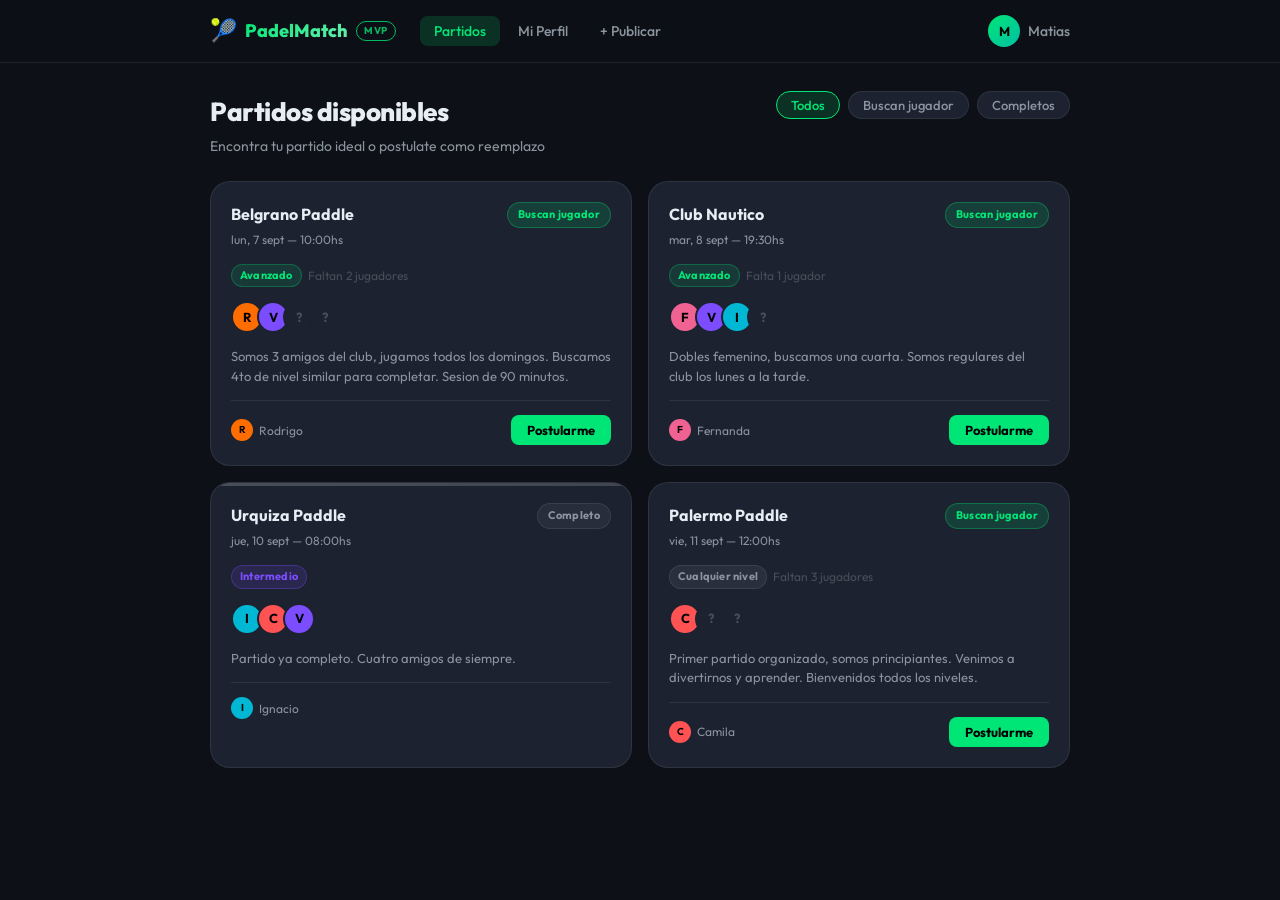
<file: experimentominimo/experimento.html>
﻿<!DOCTYPE html>
<html lang="es">
<head>
  <meta charset="UTF-8" />
  <meta name="viewport" content="width=device-width, initial-scale=1.0" />
  <title>PadelMatch - Encontra tu cuarteto</title>
  <meta name="description" content="App prototipo para conectar jugadores de padel amateur." />
  <link rel="preconnect" href="https://fonts.googleapis.com" />
  <link href="https://fonts.googleapis.com/css2?family=Outfit:wght@300;400;500;600;700;800&display=swap" rel="stylesheet" />
  <link rel="stylesheet" href="experimento.css" />
</head>
<body>
  <nav class="navbar" id="navbar">
    <div class="nav-inner">
      <div class="nav-logo">
        <span class="logo-icon">&#127934;</span>
        <span class="logo-text">PadelMatch</span>
        <span class="logo-badge">MVP</span>
      </div>
      <div class="nav-tabs">
        <button class="nav-tab active" id="tab-partidos" onclick="showView('partidos')">Partidos</button>
        <button class="nav-tab" id="tab-perfil" onclick="showView('perfil')">Mi Perfil</button>
        <button class="nav-tab" id="tab-publicar" onclick="showView('publicar')">+ Publicar</button>
      </div>
      <div class="nav-user">
        <div class="avatar-sm" id="nav-avatar">M</div>
        <span class="nav-username" id="nav-username">Matias</span>
      </div>
    </div>
  </nav>
  <main class="main-content">
    <section class="view active" id="view-partidos">
      <div class="section-header">
        <div>
          <h1 class="section-title">Partidos disponibles</h1>
          <p class="section-sub">Encontra tu partido ideal o postulate como reemplazo</p>
        </div>
        <div class="filter-row">
          <button class="chip active" id="chip-all" onclick="filterPartidos('all')">Todos</button>
          <button class="chip" id="chip-busca" onclick="filterPartidos('busca')">Buscan jugador</button>
          <button class="chip" id="chip-completo" onclick="filterPartidos('completo')">Completos</button>
        </div>
      </div>
      <div class="cards-grid" id="partidos-grid"></div>
    </section>
    <section class="view" id="view-detalle">
      <div class="back-bar">
        <button class="btn-back" onclick="goBack()">&#8592; Volver</button>
      </div>
      <div id="detalle-content"></div>
    </section>
    <section class="view" id="view-perfil">
      <div class="section-header">
        <div>
          <h1 class="section-title">Mi Perfil</h1>
          <p class="section-sub">Tu carta de presentacion ante otros jugadores</p>
        </div>
      </div>
      <div class="profile-card-big" id="profile-main"></div>
    </section>
    <section class="view" id="view-publicar">
      <div class="section-header">
        <div>
          <h1 class="section-title">Publicar partido</h1>
          <p class="section-sub">Completa los datos y encontra tu 4to jugador</p>
        </div>
      </div>
      <form class="publish-form" id="publish-form" onsubmit="publicarPartido(event)">
        <div class="form-group">
          <label class="form-label" for="p-lugar">Lugar / Club</label>
          <input class="form-input" id="p-lugar" type="text" placeholder="Ej: Club Nautico, Palermo" required />
        </div>
        <div class="form-row">
          <div class="form-group">
            <label class="form-label" for="p-fecha">Fecha</label>
            <input class="form-input" id="p-fecha" type="date" required />
          </div>
          <div class="form-group">
            <label class="form-label" for="p-hora">Hora</label>
            <input class="form-input" id="p-hora" type="time" required />
          </div>
        </div>
        <div class="form-group">
          <label class="form-label" for="p-nivel">Nivel buscado</label>
          <select class="form-input" id="p-nivel" required>
            <option value="">Selecciona un nivel</option>
            <option value="Principiante">Principiante (7ma)</option>
            <option value="Intermedio">Intermedio (6ta)</option>
            <option value="Avanzado">Avanzado (5ta)</option>
            <option value="Cualquier nivel">Cualquier nivel</option>
          </select>
        </div>
        <div class="form-group">
          <label class="form-label" for="p-desc">Descripcion (opcional)</label>
          <textarea class="form-input form-textarea" id="p-desc" placeholder="Ej: Jugamos 1h30, somos 3 amigos, buscamos 4to..." rows="3"></textarea>
        </div>
        <div class="form-group">
          <label class="form-label">Jugadores confirmados</label>
          <div class="jugadores-confirmados">
            <div class="jugador-slot filled">
              <div class="avatar-sm">M</div>
              <span>Matias (vos)</span>
              <span class="badge-nivel nivel-avanzado">Avanzado</span>
            </div>
            <div class="jugador-slot filled">
              <div class="avatar-sm" style="background:var(--accent-2)">L</div>
              <span>Lucas</span>
              <span class="badge-nivel nivel-intermedio">Intermedio</span>
            </div>
            <div class="jugador-slot filled">
              <div class="avatar-sm" style="background:var(--accent-3)">S</div>
              <span>Santiago</span>
              <span class="badge-nivel nivel-avanzado">Avanzado</span>
            </div>
            <div class="jugador-slot empty">
              <div class="avatar-sm empty">?</div>
              <span>Lugar disponible</span>
              <span class="badge-buscando">Buscando</span>
            </div>
          </div>
        </div>
        <button class="btn-primary btn-full" type="submit" id="btn-publicar">Publicar partido</button>
      </form>
    </section>
    <section class="view" id="view-postulaciones">
      <div class="back-bar">
        <button class="btn-back" onclick="showView('partidos')">&#8592; Volver a partidos</button>
      </div>
      <div class="section-header">
        <div>
          <h1 class="section-title">Postulaciones recibidas</h1>
          <p class="section-sub">Revisa los perfiles antes de aceptar</p>
        </div>
      </div>
      <div id="postulaciones-list"></div>
    </section>
  </main>
  <div class="toast" id="toast"></div>
  <div class="modal-overlay" id="modal-overlay" onclick="closeModal()">
    <div class="modal-card" onclick="event.stopPropagation()" id="modal-card"></div>
  </div>
  <script src="experimento.js"></script>
</body>
</html>
</file>
<file: experimentominimo/experimento.css>
﻿/* =====================================================
   PadelMatch MVP — experimento.css
   Design system: dark mode + green accent + glassmorphism
   ===================================================== */

:root {
  --bg-base: #0d1117;
  --bg-surface: #161b22;
  --bg-card: #1c2230;
  --bg-card-hover: #212839;
  --border: rgba(255, 255, 255, 0.08);
  --border-strong: rgba(255, 255, 255, 0.16);

  --accent: #00e676;
  --accent-dim: rgba(0, 230, 118, 0.15);
  --accent-2: #7c4dff;
  --accent-3: #ff6d00;
  --accent-warn: #ffab40;
  --accent-red: #ff5252;

  --text-primary: #e6edf3;
  --text-secondary: #8b949e;
  --text-muted: #484f58;

  --radius-sm: 8px;
  --radius: 14px;
  --radius-lg: 20px;
  --radius-xl: 28px;

  --shadow-card: 0 4px 24px rgba(0, 0, 0, 0.4);
  --shadow-glow: 0 0 24px rgba(0, 230, 118, 0.18);
  --transition: 0.2s cubic-bezier(.4, 0, .2, 1);
}

*,
*::before,
*::after {
  box-sizing: border-box;
  margin: 0;
  padding: 0;
}

html {
  scroll-behavior: smooth;
}

body {
  font-family: 'Outfit', system-ui, sans-serif;
  background: var(--bg-base);
  color: var(--text-primary);
  min-height: 100vh;
  line-height: 1.6;
}

/* ── SCROLLBAR ── */
::-webkit-scrollbar {
  width: 6px;
}

::-webkit-scrollbar-track {
  background: var(--bg-base);
}

::-webkit-scrollbar-thumb {
  background: var(--border-strong);
  border-radius: 99px;
}

/* ── NAVBAR ── */
.navbar {
  position: sticky;
  top: 0;
  z-index: 100;
  background: rgba(13, 17, 23, 0.85);
  backdrop-filter: blur(16px);
  -webkit-backdrop-filter: blur(16px);
  border-bottom: 1px solid var(--border);
}

.nav-inner {
  max-width: 900px;
  margin: 0 auto;
  padding: 0 20px;
  height: 62px;
  display: flex;
  align-items: center;
  gap: 24px;
}

.nav-logo {
  display: flex;
  align-items: center;
  gap: 8px;
  flex-shrink: 0;
}

.logo-icon {
  font-size: 22px;
}

.logo-text {
  font-size: 18px;
  font-weight: 800;
  background: linear-gradient(135deg, var(--accent), #69f0ae);
  -webkit-background-clip: text;
  -webkit-text-fill-color: transparent;
  background-clip: text;
}

.logo-badge {
  font-size: 10px;
  font-weight: 700;
  color: var(--accent);
  border: 1px solid var(--accent);
  border-radius: 99px;
  padding: 1px 7px;
  letter-spacing: 0.5px;
  opacity: 0.8;
}

.nav-tabs {
  display: flex;
  gap: 4px;
  flex: 1;
}

.nav-tab {
  background: transparent;
  border: none;
  color: var(--text-secondary);
  font-family: 'Outfit', sans-serif;
  font-size: 14px;
  font-weight: 500;
  padding: 6px 14px;
  border-radius: var(--radius-sm);
  cursor: pointer;
  transition: var(--transition);
}

.nav-tab:hover {
  color: var(--text-primary);
  background: var(--bg-card);
}

.nav-tab.active {
  color: var(--accent);
  background: var(--accent-dim);
}

.nav-user {
  display: flex;
  align-items: center;
  gap: 8px;
  margin-left: auto;
  flex-shrink: 0;
}

.nav-username {
  font-size: 14px;
  font-weight: 500;
  color: var(--text-secondary);
}

/* ── AVATARS ── */
.avatar-sm {
  width: 32px;
  height: 32px;
  border-radius: 50%;
  background: linear-gradient(135deg, var(--accent), #00bfa5);
  color: #000;
  font-weight: 700;
  font-size: 13px;
  display: flex;
  align-items: center;
  justify-content: center;
  flex-shrink: 0;
}

.avatar-sm.empty {
  background: var(--bg-card);
  border: 2px dashed var(--border-strong);
  color: var(--text-muted);
}

.avatar-lg {
  width: 72px;
  height: 72px;
  border-radius: 50%;
  background: linear-gradient(135deg, var(--accent), #00bfa5);
  color: #000;
  font-weight: 800;
  font-size: 28px;
  display: flex;
  align-items: center;
  justify-content: center;
  flex-shrink: 0;
  box-shadow: var(--shadow-glow);
}

/* ── MAIN CONTENT ── */
.main-content {
  max-width: 900px;
  margin: 0 auto;
  padding: 28px 20px 60px;
}

/* ── VIEWS ── */
.view {
  display: none;
  animation: fadeUp 0.3s ease;
}

.view.active {
  display: block;
}

@keyframes fadeUp {
  from {
    opacity: 0;
    transform: translateY(12px);
  }

  to {
    opacity: 1;
    transform: translateY(0);
  }
}

/* ── SECTION HEADER ── */
.section-header {
  display: flex;
  align-items: flex-start;
  justify-content: space-between;
  gap: 16px;
  margin-bottom: 24px;
  flex-wrap: wrap;
}

.section-title {
  font-size: 26px;
  font-weight: 800;
  color: var(--text-primary);
  letter-spacing: -0.5px;
}

.section-sub {
  font-size: 14px;
  color: var(--text-secondary);
  margin-top: 2px;
}

/* ── FILTER ROW ── */
.filter-row {
  display: flex;
  gap: 8px;
  flex-wrap: wrap;
  align-items: center;
}

.chip {
  background: var(--bg-card);
  border: 1px solid var(--border);
  color: var(--text-secondary);
  font-family: 'Outfit', sans-serif;
  font-size: 13px;
  font-weight: 500;
  padding: 5px 14px;
  border-radius: 99px;
  cursor: pointer;
  transition: var(--transition);
  white-space: nowrap;
}

.chip:hover {
  border-color: var(--border-strong);
  color: var(--text-primary);
}

.chip.active {
  background: var(--accent-dim);
  border-color: var(--accent);
  color: var(--accent);
}

/* ── CARDS GRID ── */
.cards-grid {
  display: grid;
  grid-template-columns: repeat(auto-fill, minmax(280px, 1fr));
  gap: 16px;
}

/* ── PARTIDO CARD ── */
.partido-card {
  background: var(--bg-card);
  border: 1px solid var(--border);
  border-radius: var(--radius-lg);
  padding: 20px;
  cursor: pointer;
  transition: var(--transition);
  position: relative;
  overflow: hidden;
}

.partido-card::before {
  content: '';
  position: absolute;
  top: 0;
  left: 0;
  right: 0;
  height: 3px;
  background: linear-gradient(90deg, var(--accent), #69f0ae);
  opacity: 0;
  transition: var(--transition);
}

.partido-card:hover {
  background: var(--bg-card-hover);
  border-color: var(--border-strong);
  transform: translateY(-2px);
  box-shadow: var(--shadow-card);
}

.partido-card:hover::before {
  opacity: 1;
}

.partido-card.completo::before {
  background: linear-gradient(90deg, var(--text-muted), var(--border-strong));
  opacity: 1;
}

.card-top {
  display: flex;
  justify-content: space-between;
  align-items: flex-start;
  margin-bottom: 12px;
}

.card-lugar {
  font-size: 16px;
  font-weight: 700;
  color: var(--text-primary);
}

.card-fecha {
  font-size: 12px;
  color: var(--text-secondary);
  margin-top: 2px;
}

.status-badge {
  font-size: 11px;
  font-weight: 700;
  padding: 3px 10px;
  border-radius: 99px;
  letter-spacing: 0.3px;
  white-space: nowrap;
}

.status-busca {
  background: var(--accent-dim);
  color: var(--accent);
  border: 1px solid rgba(0, 230, 118, 0.3);
}

.status-completo {
  background: rgba(139, 148, 158, 0.1);
  color: var(--text-secondary);
  border: 1px solid var(--border);
}

.card-nivel {
  display: inline-flex;
  align-items: center;
  gap: 6px;
  font-size: 13px;
  color: var(--text-secondary);
  margin-bottom: 14px;
}

.card-jugadores {
  display: flex;
  align-items: center;
  gap: 8px;
  margin-bottom: 14px;
}

.card-jugadores .avatares {
  display: flex;
  gap: -4px;
}

.card-jugadores .avatares .avatar-sm {
  border: 2px solid var(--bg-card);
  margin-left: -6px;
}

.card-jugadores .avatares .avatar-sm:first-child {
  margin-left: 0;
}

.card-footer {
  display: flex;
  align-items: center;
  justify-content: space-between;
  padding-top: 14px;
  border-top: 1px solid var(--border);
}

.card-desc {
  font-size: 13px;
  color: var(--text-secondary);
  line-height: 1.5;
  margin-bottom: 14px;
  display: -webkit-box;
  -webkit-line-clamp: 2;
  -webkit-box-orient: vertical;
  overflow: hidden;
}

.card-organizador {
  display: flex;
  align-items: center;
  gap: 6px;
  font-size: 12px;
  color: var(--text-secondary);
}

.btn-postular {
  background: var(--accent);
  color: #000;
  border: none;
  font-family: 'Outfit', sans-serif;
  font-size: 13px;
  font-weight: 700;
  padding: 7px 16px;
  border-radius: var(--radius-sm);
  cursor: pointer;
  transition: var(--transition);
  white-space: nowrap;
}

.btn-postular:hover {
  background: #69f0ae;
  transform: scale(1.04);
}

.btn-postular:disabled {
  background: var(--bg-card);
  color: var(--text-muted);
  cursor: not-allowed;
  transform: none;
}

/* ── BACK BAR ── */
.back-bar {
  margin-bottom: 20px;
}

.btn-back {
  background: transparent;
  border: 1px solid var(--border);
  color: var(--text-secondary);
  font-family: 'Outfit', sans-serif;
  font-size: 14px;
  font-weight: 500;
  padding: 7px 14px;
  border-radius: var(--radius-sm);
  cursor: pointer;
  transition: var(--transition);
}

.btn-back:hover {
  border-color: var(--border-strong);
  color: var(--text-primary);
}

/* ── DETALLE PARTIDO ── */
.detalle-card {
  background: var(--bg-card);
  border: 1px solid var(--border);
  border-radius: var(--radius-xl);
  padding: 28px;
  margin-bottom: 24px;
}

.detalle-header {
  display: flex;
  justify-content: space-between;
  align-items: flex-start;
  margin-bottom: 20px;
  flex-wrap: wrap;
  gap: 12px;
}

.detalle-lugar {
  font-size: 24px;
  font-weight: 800;
  color: var(--text-primary);
}

.detalle-fecha {
  font-size: 16px;
  color: var(--text-secondary);
  margin-top: 4px;
}

.detalle-meta {
  display: flex;
  gap: 12px;
  flex-wrap: wrap;
  margin-bottom: 20px;
}

.meta-chip {
  background: var(--bg-surface);
  border: 1px solid var(--border);
  border-radius: var(--radius-sm);
  padding: 6px 14px;
  font-size: 13px;
  color: var(--text-secondary);
}

.detalle-desc {
  font-size: 14px;
  color: var(--text-secondary);
  line-height: 1.7;
  padding: 14px;
  background: var(--bg-surface);
  border-radius: var(--radius-sm);
  border-left: 3px solid var(--accent);
  margin-bottom: 20px;
}

.detalle-jugadores-title {
  font-size: 15px;
  font-weight: 700;
  color: var(--text-primary);
  margin-bottom: 12px;
}

.jugadores-list {
  display: flex;
  flex-direction: column;
  gap: 10px;
  margin-bottom: 24px;
}

.jugador-row {
  display: flex;
  align-items: center;
  gap: 12px;
  padding: 12px;
  background: var(--bg-surface);
  border-radius: var(--radius-sm);
  border: 1px solid var(--border);
  transition: var(--transition);
  cursor: pointer;
}

.jugador-row:hover {
  border-color: var(--border-strong);
  background: var(--bg-card-hover);
}

.jugador-row.slot-vacio {
  cursor: default;
  opacity: 0.5;
}

.jugador-row.slot-vacio:hover {
  border-color: var(--border);
  background: var(--bg-surface);
}

.jugador-info {
  flex: 1;
}

.jugador-nombre {
  font-size: 14px;
  font-weight: 600;
  color: var(--text-primary);
}

.jugador-stats {
  font-size: 12px;
  color: var(--text-secondary);
}

.btn-ver-perfil {
  background: transparent;
  border: 1px solid var(--border);
  color: var(--accent);
  font-family: 'Outfit', sans-serif;
  font-size: 12px;
  font-weight: 600;
  padding: 5px 12px;
  border-radius: var(--radius-sm);
  cursor: pointer;
  transition: var(--transition);
}

.btn-ver-perfil:hover {
  background: var(--accent-dim);
  border-color: var(--accent);
}

.detalle-cta {
  display: flex;
  gap: 12px;
  flex-wrap: wrap;
}

/* ── BADGES DE NIVEL ── */
.badge-nivel {
  font-size: 11px;
  font-weight: 700;
  padding: 2px 8px;
  border-radius: 99px;
  letter-spacing: 0.2px;
}

.nivel-principiante {
  background: rgba(255, 171, 64, 0.15);
  color: var(--accent-warn);
  border: 1px solid rgba(255, 171, 64, 0.3);
}

.nivel-intermedio {
  background: rgba(124, 77, 255, 0.15);
  color: var(--accent-2);
  border: 1px solid rgba(124, 77, 255, 0.3);
}

.nivel-avanzado {
  background: rgba(0, 230, 118, 0.12);
  color: var(--accent);
  border: 1px solid rgba(0, 230, 118, 0.25);
}

.nivel-cualquiera {
  background: rgba(139, 148, 158, 0.12);
  color: var(--text-secondary);
  border: 1px solid var(--border);
}

.badge-buscando {
  font-size: 11px;
  font-weight: 700;
  padding: 2px 8px;
  border-radius: 99px;
  background: rgba(0, 230, 118, 0.12);
  color: var(--accent);
  border: 1px solid rgba(0, 230, 118, 0.3);
  animation: pulse 2s infinite;
}

@keyframes pulse {

  0%,
  100% {
    opacity: 1;
  }

  50% {
    opacity: 0.5;
  }
}

/* ── PROFILE ── */
.profile-card-big {
  background: var(--bg-card);
  border: 1px solid var(--border);
  border-radius: var(--radius-xl);
  padding: 32px;
}

.profile-top {
  display: flex;
  align-items: center;
  gap: 20px;
  margin-bottom: 28px;
  flex-wrap: wrap;
}

.profile-info {
  flex: 1;
}

.profile-nombre {
  font-size: 26px;
  font-weight: 800;
  color: var(--text-primary);
}

.profile-zona {
  font-size: 14px;
  color: var(--text-secondary);
  margin-top: 2px;
}

.profile-badges {
  display: flex;
  flex-wrap: wrap;
  gap: 8px;
  margin-top: 10px;
}

.profile-stats {
  display: grid;
  grid-template-columns: repeat(3, 1fr);
  gap: 12px;
  margin-bottom: 28px;
}

.stat-box {
  background: var(--bg-surface);
  border: 1px solid var(--border);
  border-radius: var(--radius);
  padding: 16px;
  text-align: center;
}

.stat-value {
  font-size: 28px;
  font-weight: 800;
  color: var(--accent);
}

.stat-label {
  font-size: 12px;
  color: var(--text-secondary);
  margin-top: 2px;
}

.profile-section-title {
  font-size: 15px;
  font-weight: 700;
  color: var(--text-primary);
  margin-bottom: 10px;
}

.profile-video-placeholder {
  background: var(--bg-surface);
  border: 2px dashed var(--border-strong);
  border-radius: var(--radius);
  height: 160px;
  display: flex;
  flex-direction: column;
  align-items: center;
  justify-content: center;
  color: var(--text-muted);
  font-size: 14px;
  gap: 8px;
  margin-bottom: 24px;
  cursor: pointer;
  transition: var(--transition);
}

.profile-video-placeholder:hover {
  border-color: var(--accent);
  color: var(--accent);
  background: var(--accent-dim);
}

.video-icon {
  font-size: 36px;
}

.calificaciones {
  display: flex;
  flex-direction: column;
  gap: 10px;
  margin-bottom: 24px;
}

.calificacion-row {
  display: flex;
  align-items: center;
  gap: 10px;
  font-size: 13px;
  color: var(--text-secondary);
}

.calificacion-label {
  flex: 1;
}

.stars {
  color: #ffc107;
  letter-spacing: 2px;
  font-size: 14px;
}

.historial {
  display: flex;
  flex-direction: column;
  gap: 8px;
}

.historial-row {
  display: flex;
  align-items: center;
  justify-content: space-between;
  padding: 10px 14px;
  background: var(--bg-surface);
  border-radius: var(--radius-sm);
  font-size: 13px;
}

.historial-lugar {
  color: var(--text-primary);
  font-weight: 500;
}

.historial-fecha {
  color: var(--text-muted);
}

.historial-asistio {
  color: var(--accent);
  font-weight: 700;
  font-size: 11px;
}

.historial-no {
  color: var(--accent-red);
  font-weight: 700;
  font-size: 11px;
}

/* ── FORM ── */
.publish-form {
  background: var(--bg-card);
  border: 1px solid var(--border);
  border-radius: var(--radius-xl);
  padding: 32px;
  display: flex;
  flex-direction: column;
  gap: 20px;
  max-width: 560px;
}

.form-group {
  display: flex;
  flex-direction: column;
  gap: 6px;
}

.form-row {
  display: grid;
  grid-template-columns: 1fr 1fr;
  gap: 16px;
}

.form-label {
  font-size: 13px;
  font-weight: 600;
  color: var(--text-secondary);
  letter-spacing: 0.3px;
}

.form-input {
  background: var(--bg-surface);
  border: 1px solid var(--border);
  border-radius: var(--radius-sm);
  padding: 10px 14px;
  font-family: 'Outfit', sans-serif;
  font-size: 14px;
  color: var(--text-primary);
  transition: var(--transition);
  width: 100%;
}

.form-input:focus {
  outline: none;
  border-color: var(--accent);
  box-shadow: 0 0 0 3px rgba(0, 230, 118, 0.12);
}

.form-input::placeholder {
  color: var(--text-muted);
}

.form-textarea {
  resize: vertical;
  min-height: 80px;
}

select.form-input option {
  background: var(--bg-surface);
}

.jugadores-confirmados {
  display: flex;
  flex-direction: column;
  gap: 8px;
}

.jugador-slot {
  display: flex;
  align-items: center;
  gap: 10px;
  padding: 10px 14px;
  background: var(--bg-surface);
  border-radius: var(--radius-sm);
  border: 1px solid var(--border);
  font-size: 13px;
  color: var(--text-secondary);
}

.jugador-slot.filled {
  color: var(--text-primary);
}

.jugador-slot.empty {
  opacity: 0.6;
}

.jugador-slot span:nth-child(2) {
  flex: 1;
}

/* ── BUTTONS ── */
.btn-primary {
  background: linear-gradient(135deg, var(--accent), #00bfa5);
  color: #000;
  border: none;
  font-family: 'Outfit', sans-serif;
  font-size: 15px;
  font-weight: 700;
  padding: 13px 24px;
  border-radius: var(--radius);
  cursor: pointer;
  transition: var(--transition);
  letter-spacing: 0.3px;
}

.btn-primary:hover {
  transform: translateY(-1px);
  box-shadow: 0 6px 20px rgba(0, 230, 118, 0.3);
}

.btn-primary:active {
  transform: none;
}

.btn-full {
  width: 100%;
}

.btn-secondary {
  background: transparent;
  border: 1px solid var(--border-strong);
  color: var(--text-primary);
  font-family: 'Outfit', sans-serif;
  font-size: 14px;
  font-weight: 600;
  padding: 10px 20px;
  border-radius: var(--radius);
  cursor: pointer;
  transition: var(--transition);
}

.btn-secondary:hover {
  background: var(--bg-card);
}

.btn-danger {
  background: rgba(255, 82, 82, 0.1);
  border: 1px solid rgba(255, 82, 82, 0.3);
  color: var(--accent-red);
  font-family: 'Outfit', sans-serif;
  font-size: 13px;
  font-weight: 600;
  padding: 8px 16px;
  border-radius: var(--radius-sm);
  cursor: pointer;
  transition: var(--transition);
}

.btn-danger:hover {
  background: rgba(255, 82, 82, 0.2);
}

.btn-whatsapp {
  background: linear-gradient(135deg, #25d366, #128c7e);
  color: #fff;
  border: none;
  font-family: 'Outfit', sans-serif;
  font-size: 14px;
  font-weight: 700;
  padding: 10px 20px;
  border-radius: var(--radius);
  cursor: pointer;
  transition: var(--transition);
  display: flex;
  align-items: center;
  gap: 6px;
}

.btn-whatsapp:hover {
  transform: translateY(-1px);
  box-shadow: 0 6px 20px rgba(37, 211, 102, 0.3);
}

/* ── POSTULACIONES ── */
.postulacion-card {
  background: var(--bg-card);
  border: 1px solid var(--border);
  border-radius: var(--radius-lg);
  padding: 20px;
  margin-bottom: 14px;
  display: flex;
  align-items: center;
  gap: 16px;
  flex-wrap: wrap;
  transition: var(--transition);
}

.postulacion-card:hover {
  border-color: var(--border-strong);
}

.postulacion-info {
  flex: 1;
  min-width: 180px;
}

.postulacion-nombre {
  font-size: 16px;
  font-weight: 700;
  color: var(--text-primary);
}

.postulacion-meta {
  font-size: 13px;
  color: var(--text-secondary);
  margin-top: 3px;
}

.postulacion-actions {
  display: flex;
  gap: 8px;
  flex-wrap: wrap;
}

.aceptado-banner {
  background: rgba(0, 230, 118, 0.08);
  border: 1px solid rgba(0, 230, 118, 0.2);
  border-radius: var(--radius-sm);
  padding: 6px 14px;
  font-size: 13px;
  font-weight: 600;
  color: var(--accent);
}

/* ── MODAL ── */
.modal-overlay {
  display: none;
  position: fixed;
  inset: 0;
  background: rgba(0, 0, 0, 0.7);
  backdrop-filter: blur(4px);
  z-index: 200;
  align-items: center;
  justify-content: center;
  padding: 20px;
}

.modal-overlay.active {
  display: flex;
}

.modal-card {
  background: var(--bg-card);
  border: 1px solid var(--border-strong);
  border-radius: var(--radius-xl);
  padding: 28px;
  max-width: 420px;
  width: 100%;
  max-height: 85vh;
  overflow-y: auto;
  animation: modalIn 0.25s cubic-bezier(.34, 1.56, .64, 1);
}

@keyframes modalIn {
  from {
    opacity: 0;
    transform: scale(0.92) translateY(20px);
  }

  to {
    opacity: 1;
    transform: scale(1) translateY(0);
  }
}

.modal-header {
  display: flex;
  align-items: center;
  gap: 14px;
  margin-bottom: 20px;
}

.modal-nombre {
  font-size: 20px;
  font-weight: 800;
  color: var(--text-primary);
}

.modal-zona {
  font-size: 13px;
  color: var(--text-secondary);
}

.modal-stat-row {
  display: grid;
  grid-template-columns: repeat(3, 1fr);
  gap: 10px;
  margin-bottom: 20px;
}

.modal-stat {
  background: var(--bg-surface);
  border-radius: var(--radius-sm);
  padding: 12px;
  text-align: center;
}

.modal-stat-val {
  font-size: 22px;
  font-weight: 800;
  color: var(--accent);
}

.modal-stat-lbl {
  font-size: 11px;
  color: var(--text-muted);
}

.modal-video {
  background: var(--bg-surface);
  border-radius: var(--radius-sm);
  height: 120px;
  display: flex;
  align-items: center;
  justify-content: center;
  margin-bottom: 20px;
  color: var(--text-muted);
  font-size: 13px;
  gap: 8px;
  border: 1px solid var(--border);
}

.modal-cal {
  margin-bottom: 20px;
}

.modal-cal-row {
  display: flex;
  align-items: center;
  gap: 8px;
  font-size: 13px;
  color: var(--text-secondary);
  margin-bottom: 6px;
}

.modal-cal-row .stars {
  font-size: 13px;
}

.modal-footer {
  display: flex;
  gap: 10px;
  flex-wrap: wrap;
}

/* ── TOAST ── */
.toast {
  position: fixed;
  bottom: 28px;
  left: 50%;
  transform: translateX(-50%) translateY(80px);
  background: var(--bg-card);
  border: 1px solid var(--border-strong);
  color: var(--text-primary);
  padding: 12px 24px;
  border-radius: 99px;
  font-size: 14px;
  font-weight: 500;
  box-shadow: var(--shadow-card);
  z-index: 300;
  transition: transform 0.35s cubic-bezier(.34, 1.56, .64, 1), opacity 0.35s;
  opacity: 0;
  pointer-events: none;
  white-space: nowrap;
}

.toast.show {
  transform: translateX(-50%) translateY(0);
  opacity: 1;
}

/* ── EMPTY STATE ── */
.empty-state {
  display: flex;
  flex-direction: column;
  align-items: center;
  justify-content: center;
  padding: 60px 20px;
  color: var(--text-muted);
  text-align: center;
  gap: 12px;
}

.empty-icon {
  font-size: 48px;
}

.empty-msg {
  font-size: 16px;
  font-weight: 600;
  color: var(--text-secondary);
}

.empty-sub {
  font-size: 13px;
}

/* ── RESPONSIVE ── */
@media (max-width: 600px) {
  .nav-inner {
    gap: 12px;
  }

  .nav-username {
    display: none;
  }

  .nav-tab {
    padding: 6px 10px;
    font-size: 13px;
  }

  .profile-stats {
    grid-template-columns: repeat(2, 1fr);
  }

  .form-row {
    grid-template-columns: 1fr;
  }

  .detalle-cta {
    flex-direction: column;
  }

  .publish-form {
    padding: 20px;
  }

  .profile-card-big {
    padding: 20px;
  }
}
</file>
